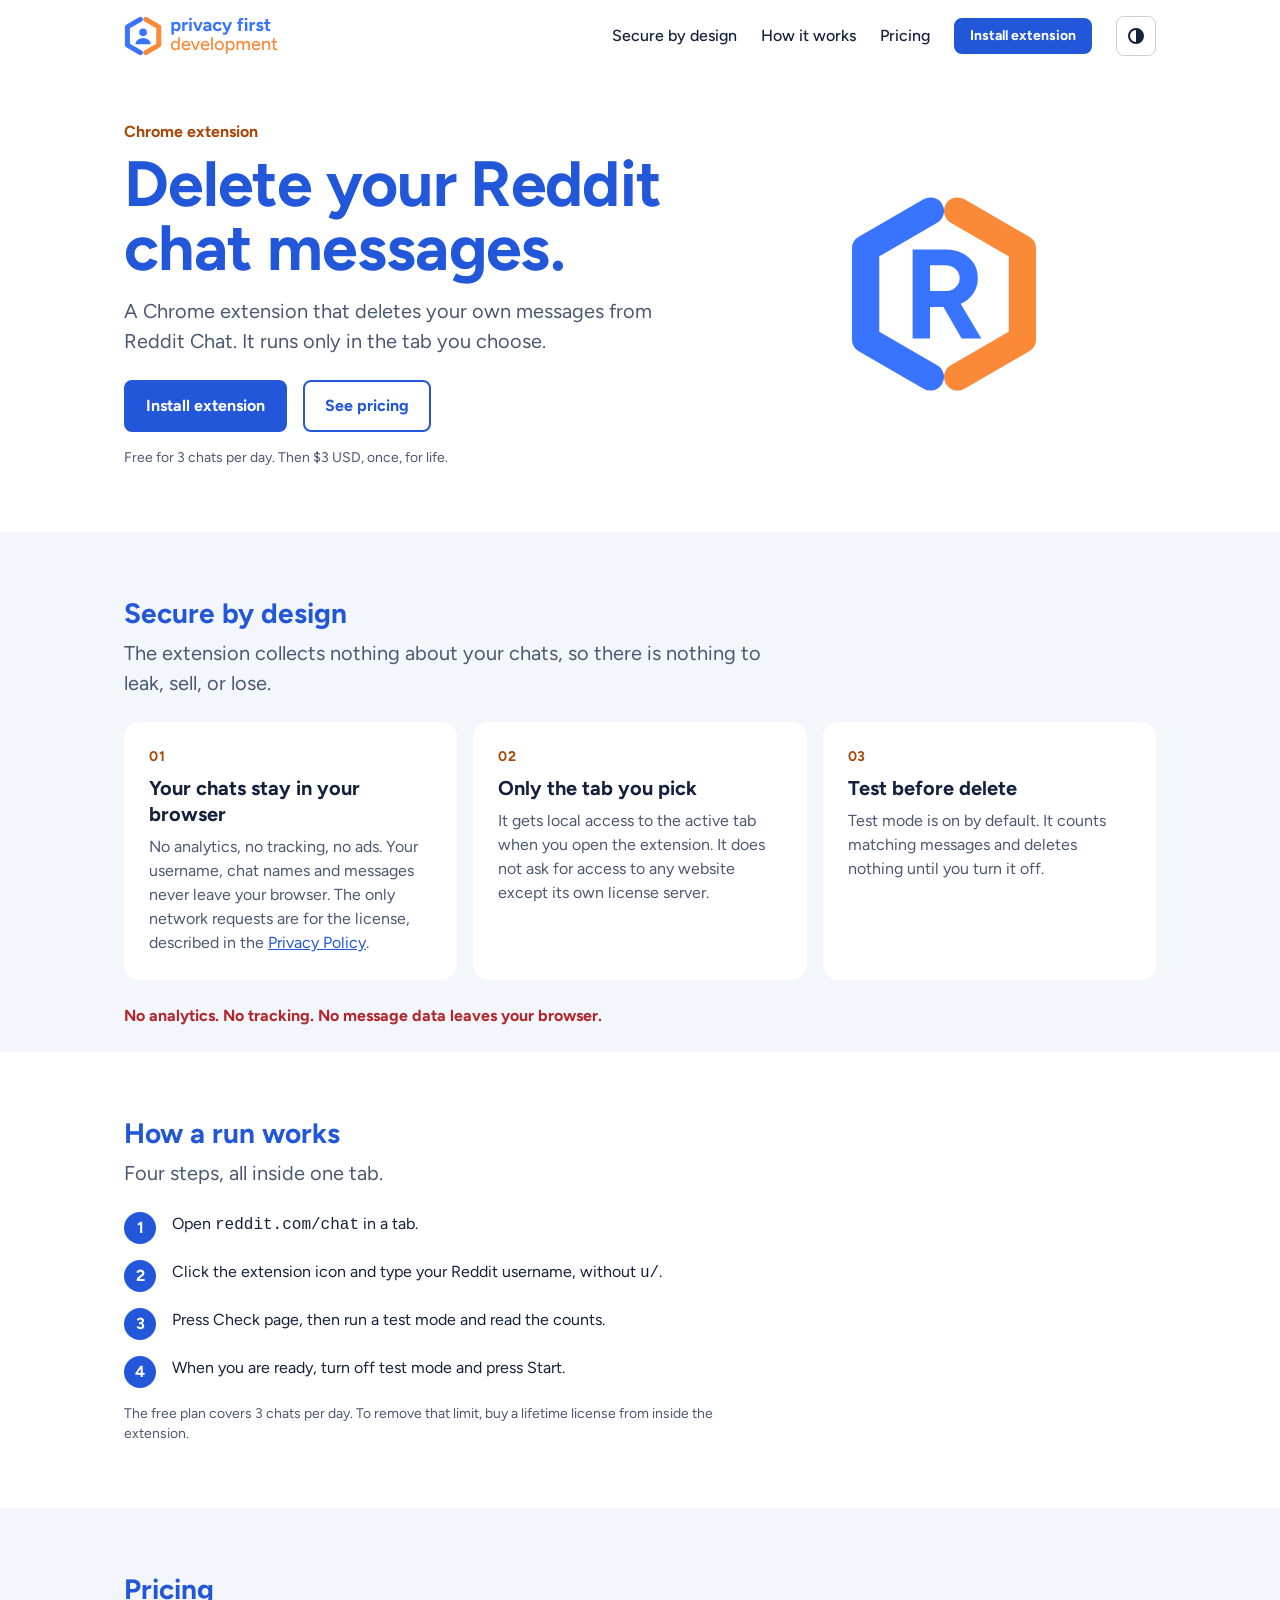
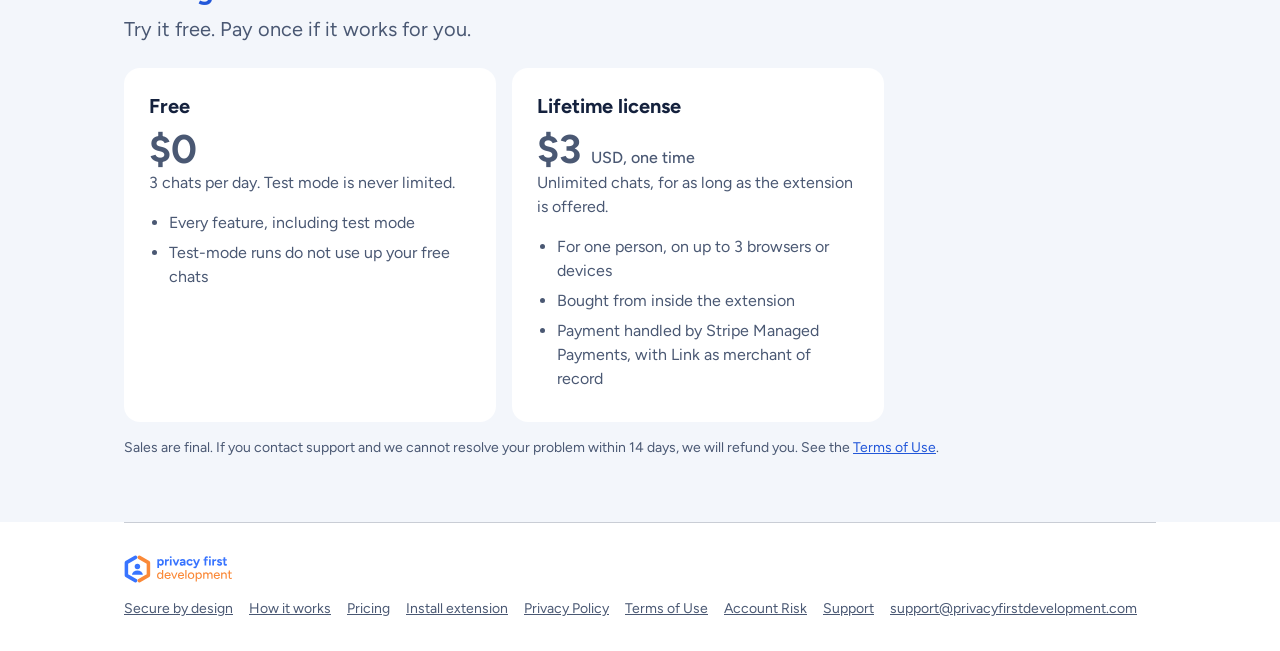
<file: index.html>
<!doctype html>
<html lang="en">
<head>
<meta charset="utf-8">
<meta name="viewport" content="width=device-width, initial-scale=1, viewport-fit=cover">
<title>Delete My Chat Messages · privacy first development</title>
<meta name="description" content="A Chrome extension that deletes your own messages from Reddit Chat. It runs in the tab you choose and counts before it deletes. Free for 3 chats a day, or $3 once for no limit.">
<link rel="icon" href="assets/icons/chrome-icon-r.svg" type="image/svg+xml">
<link rel="icon" href="assets/icons/chrome-icon-r-32.png" sizes="32x32" type="image/png">
<link rel="stylesheet" href="assets/fonts/figtree.css">
<style>
:root{
  --surface-100:#FFFFFF;--surface-200:#F3F6FB;--ink:#14213D;--ink-muted:#4A5873;
  --brand-blue:#2257D9;--brand-orange:#A8480A;--on-blue:#FFFFFF;
  --success:#1F6F3A;--danger:#B3262C;--on-danger:#FFFFFF;
  --warning-fill:#FFCA61;--ink-on-warning:#14213D;
  --space-2:8px;--space-4:16px;--space-6:24px;--space-8:32px;
  --radius-md:8px;--radius-lg:16px;
  --gutter:24px;
  --line:#C9CDD5;
  color-scheme:light;
}
@media (prefers-color-scheme:dark){:root:not([data-theme="light"]){
  --surface-100:#0F1B2D;--surface-200:#172640;--ink:#F3F6FB;--ink-muted:#B5C0D4;
  --brand-blue:#7AA2FF;--brand-orange:#FA8938;--on-blue:#0F1B2D;
  --success:#7CCF93;--danger:#FF7B80;--on-danger:#0F1B2D;--line:#414C5F;color-scheme:dark}}
:root[data-theme="dark"]{
  --surface-100:#0F1B2D;--surface-200:#172640;--ink:#F3F6FB;--ink-muted:#B5C0D4;
  --brand-blue:#7AA2FF;--brand-orange:#FA8938;--on-blue:#0F1B2D;
  --success:#7CCF93;--danger:#FF7B80;--on-danger:#0F1B2D;--line:#414C5F;color-scheme:dark}
*{box-sizing:border-box}
html{scroll-behavior:smooth;scroll-padding-top:24px}
body{margin:0;background:var(--surface-100);color:var(--ink);font:400 16px/24px Figtree,system-ui,-apple-system,sans-serif;
  padding-top:env(safe-area-inset-top,0px);padding-bottom:env(safe-area-inset-bottom,0px)}
a{color:var(--brand-blue)}
:focus-visible{outline:3px solid var(--brand-blue);outline-offset:3px;border-radius:var(--radius-md)}
img{display:block;max-width:100%}
.wrap{max-width:1080px;margin:0 auto;padding:0 var(--gutter)}
header{display:flex;align-items:center;justify-content:space-between;gap:var(--space-4);padding:var(--space-4) 0;flex-wrap:wrap}
header img{height:40px;width:auto}
nav{display:flex;align-items:center;gap:var(--space-6);flex-wrap:wrap}
nav a.l{color:var(--ink);text-decoration:none;font-weight:500}
nav a.l:hover{color:var(--brand-blue)}
.btn{display:inline-flex;align-items:center;justify-content:center;font:700 16px/24px Figtree,system-ui,sans-serif;padding:12px 20px;border-radius:var(--radius-md);border:2px solid var(--brand-blue);background:var(--brand-blue);color:var(--on-blue);text-decoration:none;cursor:pointer}
.btn.ghost{background:transparent;color:var(--brand-blue)}
.btn.sm{padding:6px 14px;font-size:14px;line-height:20px}
.btn.secondary{background:transparent;color:var(--ink);border-color:var(--ink-muted)}
.btn.danger{background:var(--danger);border-color:var(--danger);color:var(--on-danger)}
.theme{background:transparent;border:1px solid var(--line);color:var(--ink);border-radius:var(--radius-md);width:40px;height:40px;cursor:pointer;display:grid;place-items:center;padding:0}
.hero{display:grid;grid-template-columns:1.15fr .85fr;gap:var(--space-8);align-items:center;padding:48px 0 64px}
.eyebrow{color:var(--brand-orange);font-weight:700;margin:0 0 var(--space-2)}
h1{font-size:clamp(40px,6.4vw,64px);line-height:1;margin:0 0 var(--space-4);font-weight:700;color:var(--brand-blue);letter-spacing:-.01em}
h2{font-size:28px;line-height:34px;margin:0 0 var(--space-2);font-weight:700;color:var(--brand-blue)}
.lead{font-size:20px;line-height:30px;color:var(--ink-muted);max-width:34em;margin:0 0 var(--space-6)}
.row{display:flex;flex-wrap:wrap;gap:var(--space-4);align-items:center}
.note{color:var(--ink-muted);font-size:14px;line-height:20px;margin:var(--space-4) 0 0}
.panel{padding:var(--space-8);display:grid;place-items:center}
.panel img{width:min(200px,70%);height:auto}
.band{background:var(--surface-200);padding:64px 0}
.grid3{display:grid;grid-template-columns:repeat(3,1fr);gap:var(--space-4);margin-top:var(--space-6)}
.card{background:var(--surface-100);border:1px solid var(--line);border-radius:var(--radius-lg);padding:var(--space-6)}
.band .card{border-color:transparent}
.card h3{margin:0 0 var(--space-2);font-size:20px;line-height:26px}
.card p{margin:0;color:var(--ink-muted)}
.num{color:var(--brand-orange);font-weight:700;font-size:14px;line-height:20px;letter-spacing:.04em;text-transform:uppercase;margin-bottom:var(--space-2)}
section.split{padding:64px 0;display:grid;grid-template-columns:1fr 1fr;gap:var(--space-8);align-items:start}
.popup{background:var(--surface-200);border-radius:var(--radius-lg);padding:var(--space-4);max-width:380px}
.popup .top{display:flex;align-items:center;gap:var(--space-2);padding:4px 4px var(--space-4);font-weight:700}
.popup .top img{height:28px;width:auto}
.field{background:var(--surface-100);border-radius:var(--radius-md);padding:12px;margin-bottom:var(--space-2)}
.field label{display:block;font-weight:700;margin-bottom:6px}
input[type=text],input[type=number]{width:100%;font:400 16px/24px Figtree,system-ui,sans-serif;padding:10px 12px;border-radius:var(--radius-md);border:2px solid var(--ink-muted);background:var(--surface-100);color:var(--ink)}
.check{display:flex;gap:10px;align-items:flex-start;background:var(--surface-100);border-radius:var(--radius-md);padding:12px;margin-bottom:var(--space-2);font-size:16px;line-height:24px}
.check input{margin:3px 0 0;width:18px;height:18px;flex:none;accent-color:var(--brand-blue)}
.popup .row{margin-top:var(--space-4)}
.steps{list-style:none;margin:0;padding:0;counter-reset:s;display:grid;gap:var(--space-4)}
.steps li{counter-increment:s;display:grid;grid-template-columns:32px 1fr;gap:var(--space-4);align-items:start}
.steps li::before{content:counter(s);display:grid;place-items:center;width:32px;height:32px;border-radius:50%;background:var(--brand-blue);color:var(--on-blue);font-weight:700}
.minor{margin:var(--space-6) 0 0;padding:0;list-style:none;display:grid;gap:var(--space-2);color:var(--ink-muted);font-size:14px;line-height:20px}
.minor li::before{content:"\2013\00a0"}
.alert{border-radius:var(--radius-md);padding:var(--space-4);margin:0 0 var(--space-4);display:flex;gap:var(--space-2);align-items:flex-start;border:1px solid var(--line)}
.alert.warn{background:var(--warning-fill);color:var(--ink-on-warning);border-color:transparent}
.alert.warn ul{margin:0;padding-left:20px}
.alert.warn li{margin:0 0 6px}
.alert.warn li:last-child{margin-bottom:0}
.alert b{font-weight:700}
.safety{padding:64px 0;background:var(--surface-100)}
.grid2{display:grid;grid-template-columns:repeat(2,1fr);gap:var(--space-4);margin-top:var(--space-6);max-width:760px}
.price{font-size:40px;line-height:44px;font-weight:700;color:var(--ink);margin:0 0 var(--space-2)}
.price small{font-size:16px;line-height:24px;font-weight:500;color:var(--ink-muted)}
.card ul{margin:var(--space-4) 0 0;padding-left:20px;color:var(--ink-muted)}
.card li{margin:0 0 6px}
footer{border-top:1px solid var(--line);padding:var(--space-8) 0;color:var(--ink-muted);font-size:14px;line-height:20px;display:flex;justify-content:space-between;align-items:center;gap:var(--space-4);flex-wrap:wrap}
footer img{height:28px;width:auto}
footer .links{display:flex;gap:var(--space-4);flex-wrap:wrap}
footer a{color:var(--ink-muted)}
@media (max-width:820px){
  .hero,section.split{grid-template-columns:1fr}
  .grid3{grid-template-columns:1fr}
  nav a.l{display:none}
  .panel{order:-1;padding:var(--space-6)}
  .panel img{width:128px}
  .grid2{grid-template-columns:1fr}
}
@media (max-width:600px){
  :root{--gutter:16px}
  .hero{padding:32px 0 48px}
  .band,.safety,section.split{padding:48px 0}
  h2{font-size:24px;line-height:30px}
  .lead{font-size:18px;line-height:28px}
}
</style>
</head>
<body>
<div class="wrap">
<header>
  <a href="#top" aria-label="privacy first development, back to top"><img src="assets/logo/lockup.svg" alt="privacy first development" width="200" height="52"></a>
  <nav aria-label="Page">
    <a class="l" href="#keep">Secure by design</a>
    <a class="l" href="#how">How it works</a>
    <a class="l" href="#pricing">Pricing</a>
    <a class="btn sm" href="https://chromewebstore.google.com/detail/bmonfkcgmeobgnpnlgejgmfkfbdkdnfn?utm_source=item-share-cb">Install extension</a>
    <button class="theme" id="theme" type="button" aria-label="Switch colour theme" title="Switch colour theme"><svg width="18" height="18" viewBox="0 0 18 18" aria-hidden="true"><circle cx="9" cy="9" r="7" fill="none" stroke="currentColor" stroke-width="2"/><path d="M9 2a7 7 0 0 1 0 14Z" fill="currentColor"/></svg></button>
  </nav>
</header>

<main id="top">
<section class="hero">
  <div>
    <p class="eyebrow">Chrome extension</p>
    <h1>Delete your Reddit chat messages.</h1>
    <p class="lead">A Chrome extension that deletes your own messages from Reddit Chat. It runs only in the tab you choose.</p>
    <div class="row" id="get">
      <a class="btn" href="https://chromewebstore.google.com/detail/bmonfkcgmeobgnpnlgejgmfkfbdkdnfn?utm_source=item-share-cb">Install extension</a>
      <a class="btn ghost" href="#pricing">See pricing</a>
    </div>
    <p class="note">Free for 3 chats per day. Then $3 USD, once, for life.</p>
  </div>
  <div class="panel"><img src="assets/icons/chrome-icon-r.svg" alt="Delete My Chat Messages extension icon" width="128" height="128"></div>
</section>
</main>
</div>

<div class="band" id="keep" style="padding-bottom:0"><div class="wrap">
  <h2>Secure by design</h2>
  <p class="lead" style="margin-bottom:0">The extension collects nothing about your chats, so there is nothing to leak, sell, or lose.</p>
  <div class="grid3">
    <div class="card"><div class="num">01</div><h3>Your chats stay in your browser</h3><p>No analytics, no tracking, no ads. Your username, chat names and messages never leave your browser. The only network requests are for the license, described in the <a href="/privacy/">Privacy Policy</a>.</p></div>
    <div class="card"><div class="num">02</div><h3>Only the tab you pick</h3><p>It gets local access to the active tab when you open the extension. It does not ask for access to any website except its own license server.</p></div>
    <div class="card"><div class="num">03</div><h3>Test before delete</h3><p>Test mode is on by default. It counts matching messages and deletes nothing until you turn it off.</p></div>
  </div>
</div></div>

<div class="band" id="private" style="padding:24px 0"><div class="wrap">
<p style="margin:0;font-weight:700;color:var(--danger)">No analytics. No tracking. No message data leaves your browser.</p>
</div></div>

<div class="wrap">
<section class="split" id="how" style="grid-template-columns:1fr;max-width:640px">
  <div>
    <h2>How a run works</h2>
    <p class="lead">Four steps, all inside one tab.</p>
    <ol class="steps">
      <li><span>Open <code>reddit.com/chat</code> in a tab.</span></li>
      <li><span>Click the extension icon and type your Reddit username, without <code>u/</code>.</span></li>
      <li><span>Press Check page, then run a test mode and read the counts.</span></li>
      <li><span>When you are ready, turn off test mode and press Start.</span></li>
    </ol>
    <p class="note">The free plan covers 3 chats per day. To remove that limit, buy a lifetime license from inside the extension.</p>
  </div>
</section>
</div>

<div class="band" id="pricing"><div class="wrap">
  <h2>Pricing</h2>
  <p class="lead" style="margin-bottom:0">Try it free. Pay once if it works for you.</p>
  <div class="grid2">
    <div class="card">
      <h3>Free</h3>
      <p class="price">$0</p>
      <p>3 chats per day. Test mode is never limited.</p>
      <ul>
        <li>Every feature, including test mode</li>
        <li>Test-mode runs do not use up your free chats</li>
      </ul>
    </div>
    <div class="card">
      <h3>Lifetime license</h3>
      <p class="price">$3 <small>USD, one time</small></p>
      <p>Unlimited chats, for as long as the extension is offered.</p>
      <ul>
        <li>For one person, on up to 3 browsers or devices</li>
        <li>Bought from inside the extension</li>
        <li>Payment handled by Stripe Managed Payments, with Link as merchant of record</li>
      </ul>
    </div>
  </div>
  <p class="note">Sales are final. If you contact support and we cannot resolve your problem within 14 days, we will refund you. See the <a href="/terms/#license">Terms of Use</a>.</p>
</div></div>

<div class="wrap">
<footer>
  <img src="assets/logo/lockup.svg" alt="privacy first development">
  <div class="links">
    <a href="#keep">Secure by design</a>
    <a href="#how">How it works</a>
    <a href="#pricing">Pricing</a>
    <a href="https://chromewebstore.google.com/detail/bmonfkcgmeobgnpnlgejgmfkfbdkdnfn?utm_source=item-share-cb">Install extension</a>
    <a href="/privacy/">Privacy Policy</a>
    <a href="/terms/">Terms of Use</a>
    <a href="/account-risk/">Account Risk</a>
    <a href="/support/">Support</a>
    <a href="mailto:support@privacyfirstdevelopment.com">support@privacyfirstdevelopment.com</a>
  </div>
</footer>
</div>

<script>
(function(){
  var r=document.documentElement, t=document.getElementById('theme');
  try{var s=localStorage.getItem('pfd-theme'); if(s) r.setAttribute('data-theme',s);}catch(e){}
  t.addEventListener('click',function(){
    var d=r.getAttribute('data-theme')||(matchMedia('(prefers-color-scheme: dark)').matches?'dark':'light');
    var n=d==='dark'?'light':'dark';
    r.setAttribute('data-theme',n);
    try{localStorage.setItem('pfd-theme',n);}catch(e){}
  });
})();
</script>
</body>
</html>
</file>
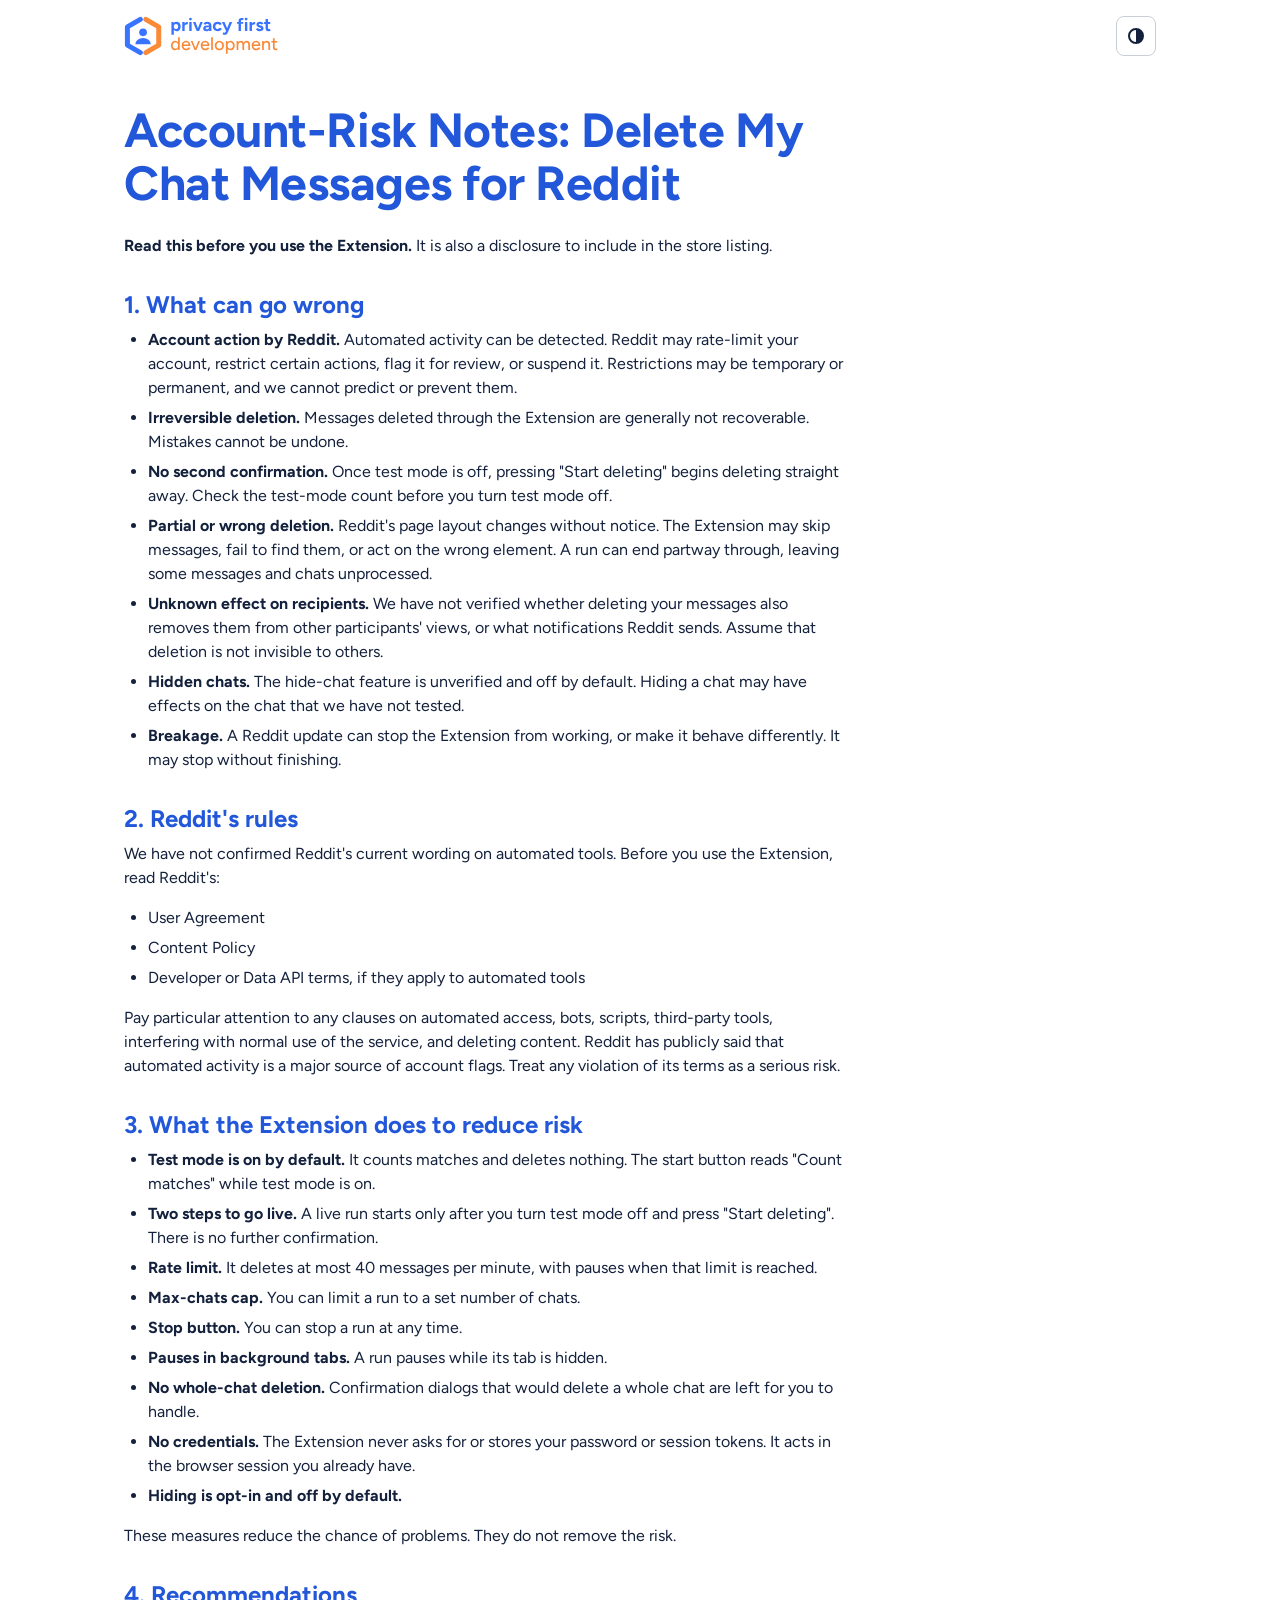
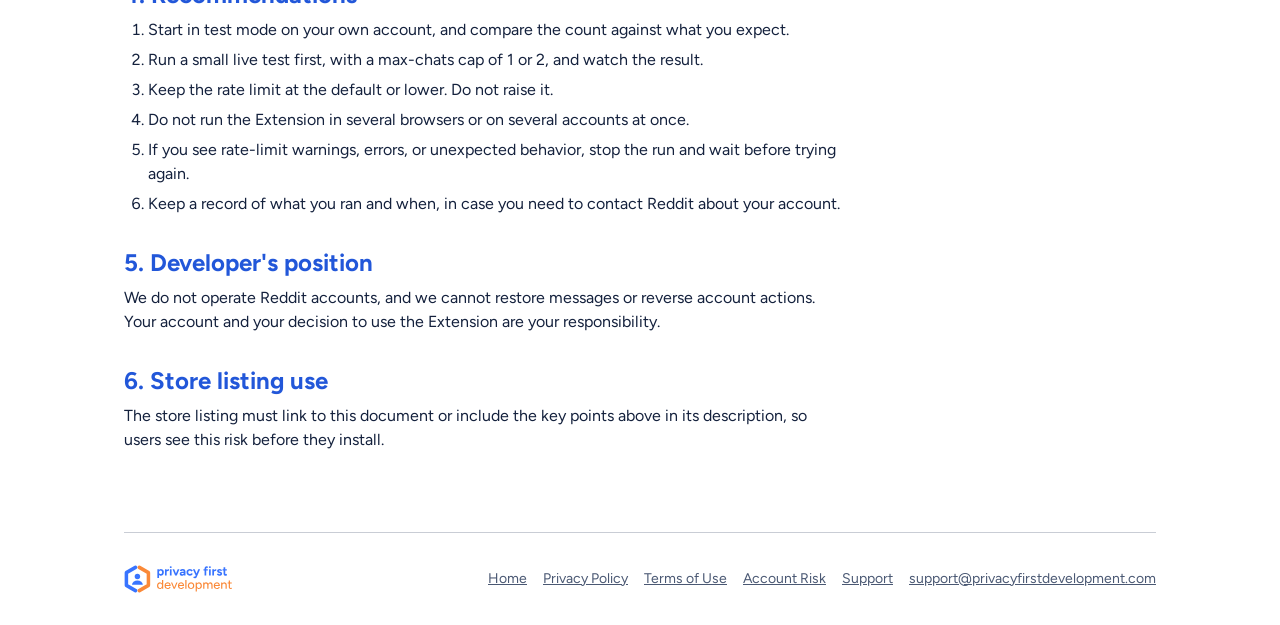
<file: account-risk/index.html>
<!doctype html>
<html lang="en">
<head>
<meta charset="utf-8">
<meta name="viewport" content="width=device-width, initial-scale=1, viewport-fit=cover">
<title>Account Risk · privacy first development</title>
<meta name="description" content="Risks to read before using the Delete My Chat Messages extension on your Reddit account.">
<link rel="canonical" href="https://www.privacyfirstdevelopment.com/account-risk/">
<link rel="icon" href="/assets/icons/chrome-icon-r.svg" type="image/svg+xml">
<link rel="icon" href="/assets/icons/chrome-icon-r-32.png" sizes="32x32" type="image/png">
<link rel="stylesheet" href="/assets/fonts/figtree.css">
<link rel="stylesheet" href="/assets/legal.css">
</head>
<body>
<div class="wrap">
<header>
  <a href="/" aria-label="privacy first development, home"><img src="/assets/logo/lockup.svg" alt="privacy first development" width="200" height="52"></a>
  <nav aria-label="Page">
    <button class="theme" id="theme" type="button" aria-label="Switch colour theme" title="Switch colour theme"><svg width="18" height="18" viewBox="0 0 18 18" aria-hidden="true"><circle cx="9" cy="9" r="7" fill="none" stroke="currentColor" stroke-width="2"/><path d="M9 2a7 7 0 0 1 0 14Z" fill="currentColor"/></svg></button>
  </nav>
</header>

<main class="doc">
<h1>Account-Risk Notes: Delete My Chat Messages for Reddit</h1>
<p><strong>Read this before you use the Extension.</strong> It is also a disclosure to include in the store listing.</p>
<h2>1. What can go wrong</h2>
<ul>
<li><strong>Account action by Reddit.</strong> Automated activity can be detected. Reddit may rate-limit your account, restrict certain actions, flag it for review, or suspend it. Restrictions may be temporary or permanent, and we cannot predict or prevent them.</li>
<li><strong>Irreversible deletion.</strong> Messages deleted through the Extension are generally not recoverable. Mistakes cannot be undone.</li>
<li><strong>No second confirmation.</strong> Once test mode is off, pressing "Start deleting" begins deleting straight away. Check the test-mode count before you turn test mode off.</li>
<li><strong>Partial or wrong deletion.</strong> Reddit's page layout changes without notice. The Extension may skip messages, fail to find them, or act on the wrong element. A run can end partway through, leaving some messages and chats unprocessed.</li>
<li><strong>Unknown effect on recipients.</strong> We have not verified whether deleting your messages also removes them from other participants' views, or what notifications Reddit sends. Assume that deletion is not invisible to others.</li>
<li><strong>Hidden chats.</strong> The hide-chat feature is unverified and off by default. Hiding a chat may have effects on the chat that we have not tested.</li>
<li><strong>Breakage.</strong> A Reddit update can stop the Extension from working, or make it behave differently. It may stop without finishing.</li>
</ul>
<h2>2. Reddit's rules</h2>
<p>We have not confirmed Reddit's current wording on automated tools. Before you use the Extension, read Reddit's:</p>
<ul>
<li>User Agreement</li>
<li>Content Policy</li>
<li>Developer or Data API terms, if they apply to automated tools</li>
</ul>
<p>Pay particular attention to any clauses on automated access, bots, scripts, third-party tools, interfering with normal use of the service, and deleting content. Reddit has publicly said that automated activity is a major source of account flags. Treat any violation of its terms as a serious risk.</p>
<h2>3. What the Extension does to reduce risk</h2>
<ul>
<li><strong>Test mode is on by default.</strong> It counts matches and deletes nothing. The start button reads "Count matches" while test mode is on.</li>
<li><strong>Two steps to go live.</strong> A live run starts only after you turn test mode off and press "Start deleting". There is no further confirmation.</li>
<li><strong>Rate limit.</strong> It deletes at most 40 messages per minute, with pauses when that limit is reached.</li>
<li><strong>Max-chats cap.</strong> You can limit a run to a set number of chats.</li>
<li><strong>Stop button.</strong> You can stop a run at any time.</li>
<li><strong>Pauses in background tabs.</strong> A run pauses while its tab is hidden.</li>
<li><strong>No whole-chat deletion.</strong> Confirmation dialogs that would delete a whole chat are left for you to handle.</li>
<li><strong>No credentials.</strong> The Extension never asks for or stores your password or session tokens. It acts in the browser session you already have.</li>
<li><strong>Hiding is opt-in and off by default.</strong></li>
</ul>
<p>These measures reduce the chance of problems. They do not remove the risk.</p>
<h2>4. Recommendations</h2>
<ol>
<li>Start in test mode on your own account, and compare the count against what you expect.</li>
<li>Run a small live test first, with a max-chats cap of 1 or 2, and watch the result.</li>
<li>Keep the rate limit at the default or lower. Do not raise it.</li>
<li>Do not run the Extension in several browsers or on several accounts at once.</li>
<li>If you see rate-limit warnings, errors, or unexpected behavior, stop the run and wait before trying again.</li>
<li>Keep a record of what you ran and when, in case you need to contact Reddit about your account.</li>
</ol>
<h2>5. Developer's position</h2>
<p>We do not operate Reddit accounts, and we cannot restore messages or reverse account actions. Your account and your decision to use the Extension are your responsibility.</p>
<h2>6. Store listing use</h2>
<p>The store listing must link to this document or include the key points above in its description, so users see this risk before they install.</p>
</main>

<footer>
  <img src="/assets/logo/lockup.svg" alt="privacy first development">
  <div class="links">
    <a href="/">Home</a>
    <a href="/privacy/">Privacy Policy</a>
    <a href="/terms/">Terms of Use</a>
    <a href="/account-risk/">Account Risk</a>
    <a href="/support/">Support</a>
    <a href="mailto:support@privacyfirstdevelopment.com">support@privacyfirstdevelopment.com</a>
  </div>
</footer>
</div>
<script src="/assets/theme.js"></script>
</body>
</html>
</file>
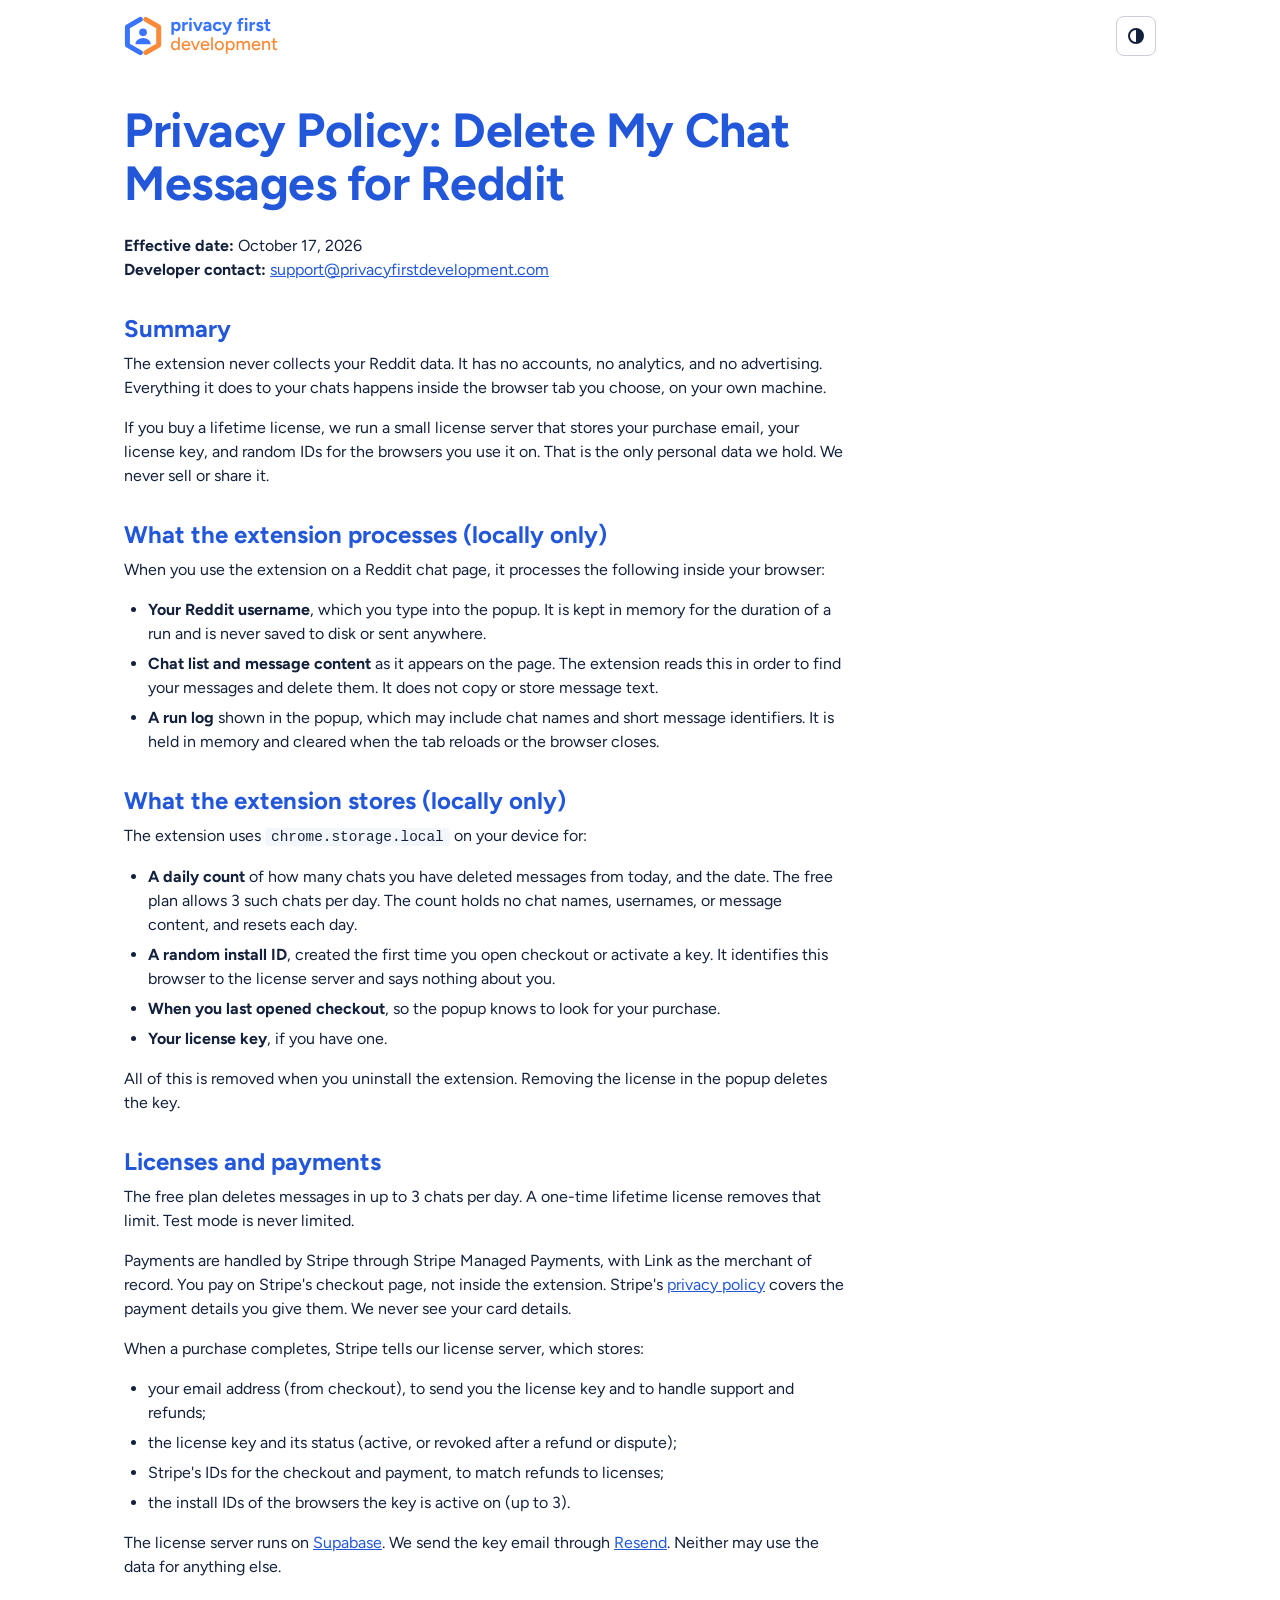
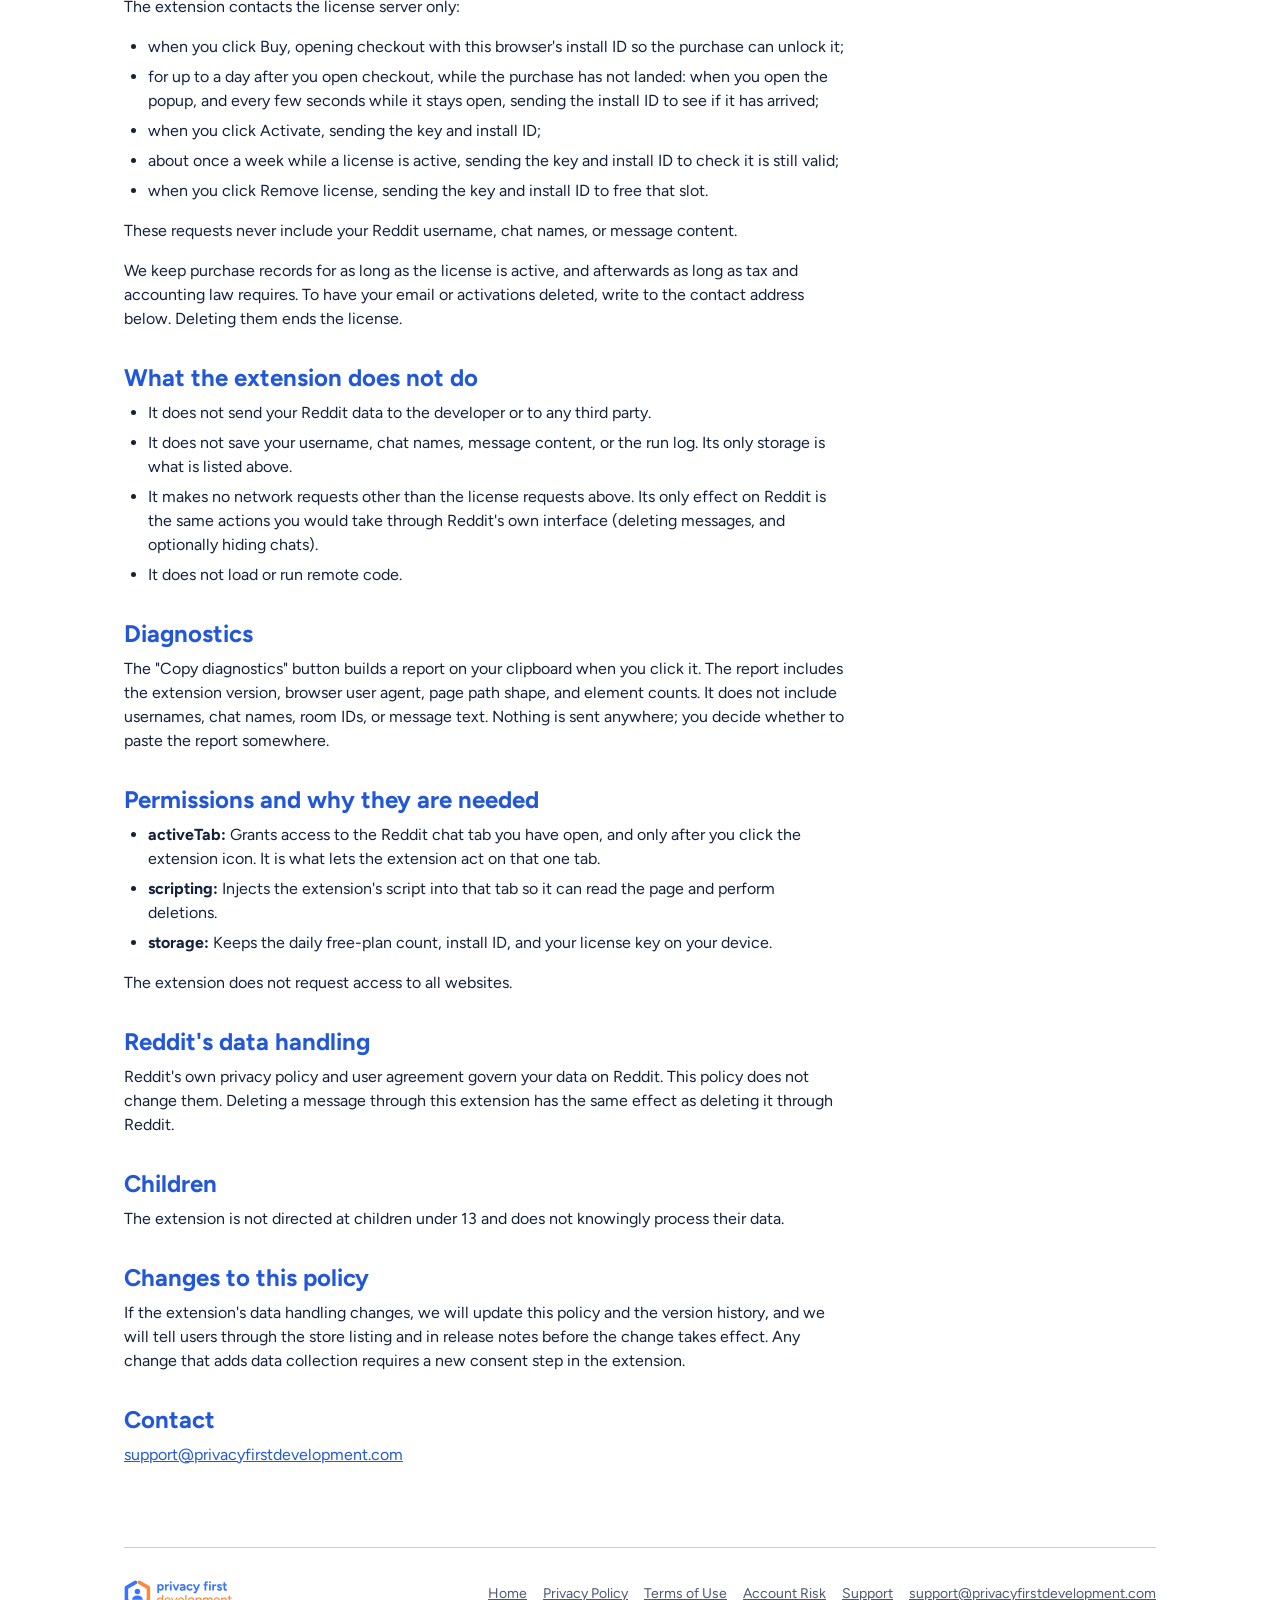
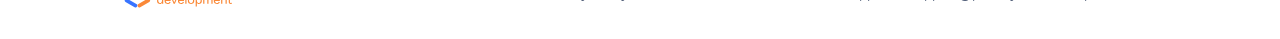
<file: privacy/index.html>
<!doctype html>
<html lang="en">
<head>
<meta charset="utf-8">
<meta name="viewport" content="width=device-width, initial-scale=1, viewport-fit=cover">
<title>Privacy Policy · privacy first development</title>
<meta name="description" content="How the Delete My Chat Messages extension handles data: your Reddit data never leaves your browser; only license requests are sent.">
<link rel="canonical" href="https://www.privacyfirstdevelopment.com/privacy/">
<link rel="icon" href="/assets/icons/chrome-icon-r.svg" type="image/svg+xml">
<link rel="icon" href="/assets/icons/chrome-icon-r-32.png" sizes="32x32" type="image/png">
<link rel="stylesheet" href="/assets/fonts/figtree.css">
<link rel="stylesheet" href="/assets/legal.css">
</head>
<body>
<div class="wrap">
<header>
  <a href="/" aria-label="privacy first development, home"><img src="/assets/logo/lockup.svg" alt="privacy first development" width="200" height="52"></a>
  <nav aria-label="Page">
    <button class="theme" id="theme" type="button" aria-label="Switch colour theme" title="Switch colour theme"><svg width="18" height="18" viewBox="0 0 18 18" aria-hidden="true"><circle cx="9" cy="9" r="7" fill="none" stroke="currentColor" stroke-width="2"/><path d="M9 2a7 7 0 0 1 0 14Z" fill="currentColor"/></svg></button>
  </nav>
</header>

<main class="doc">
<h1>Privacy Policy: Delete My Chat Messages for Reddit</h1>
<p><strong>Effective date:</strong> October 17, 2026<br>
<strong>Developer contact:</strong> <a href="mailto:support@privacyfirstdevelopment.com">support@privacyfirstdevelopment.com</a></p>
<h2>Summary</h2>
<p>The extension never collects your Reddit data. It has no accounts, no analytics, and no advertising. Everything it does to your chats happens inside the browser tab you choose, on your own machine.</p>
<p>If you buy a lifetime license, we run a small license server that stores your purchase email, your license key, and random IDs for the browsers you use it on. That is the only personal data we hold. We never sell or share it.</p>
<h2>What the extension processes (locally only)</h2>
<p>When you use the extension on a Reddit chat page, it processes the following inside your browser:</p>
<ul>
<li><strong>Your Reddit username</strong>, which you type into the popup. It is kept in memory for the duration of a run and is never saved to disk or sent anywhere.</li>
<li><strong>Chat list and message content</strong> as it appears on the page. The extension reads this in order to find your messages and delete them. It does not copy or store message text.</li>
<li><strong>A run log</strong> shown in the popup, which may include chat names and short message identifiers. It is held in memory and cleared when the tab reloads or the browser closes.</li>
</ul>
<h2>What the extension stores (locally only)</h2>
<p>The extension uses <code>chrome.storage.local</code> on your device for:</p>
<ul>
<li><strong>A daily count</strong> of how many chats you have deleted messages from today, and the date. The free plan allows 3 such chats per day. The count holds no chat names, usernames, or message content, and resets each day.</li>
<li><strong>A random install ID</strong>, created the first time you open checkout or activate a key. It identifies this browser to the license server and says nothing about you.</li>
<li><strong>When you last opened checkout</strong>, so the popup knows to look for your purchase.</li>
<li><strong>Your license key</strong>, if you have one.</li>
</ul>
<p>All of this is removed when you uninstall the extension. Removing the license in the popup deletes the key.</p>
<h2>Licenses and payments</h2>
<p>The free plan deletes messages in up to 3 chats per day. A one-time lifetime license removes that limit. Test mode is never limited.</p>
<p>Payments are handled by Stripe through Stripe Managed Payments, with Link as the merchant of record. You pay on Stripe's checkout page, not inside the extension. Stripe's <a href="https://stripe.com/privacy">privacy policy</a> covers the payment details you give them. We never see your card details.</p>
<p>When a purchase completes, Stripe tells our license server, which stores:</p>
<ul>
<li>your email address (from checkout), to send you the license key and to handle support and refunds;</li>
<li>the license key and its status (active, or revoked after a refund or dispute);</li>
<li>Stripe's IDs for the checkout and payment, to match refunds to licenses;</li>
<li>the install IDs of the browsers the key is active on (up to 3).</li>
</ul>
<p>The license server runs on <a href="https://supabase.com/privacy">Supabase</a>. We send the key email through <a href="https://resend.com/legal/privacy-policy">Resend</a>. Neither may use the data for anything else.</p>
<p>The extension contacts the license server only:</p>
<ul>
<li>when you click Buy, opening checkout with this browser's install ID so the purchase can unlock it;</li>
<li>for up to a day after you open checkout, while the purchase has not landed: when you open the popup, and every few seconds while it stays open, sending the install ID to see if it has arrived;</li>
<li>when you click Activate, sending the key and install ID;</li>
<li>about once a week while a license is active, sending the key and install ID to check it is still valid;</li>
<li>when you click Remove license, sending the key and install ID to free that slot.</li>
</ul>
<p>These requests never include your Reddit username, chat names, or message content.</p>
<p>We keep purchase records for as long as the license is active, and afterwards as long as tax and accounting law requires. To have your email or activations deleted, write to the contact address below. Deleting them ends the license.</p>
<h2>What the extension does not do</h2>
<ul>
<li>It does not send your Reddit data to the developer or to any third party.</li>
<li>It does not save your username, chat names, message content, or the run log. Its only storage is what is listed above.</li>
<li>It makes no network requests other than the license requests above. Its only effect on Reddit is the same actions you would take through Reddit's own interface (deleting messages, and optionally hiding chats).</li>
<li>It does not load or run remote code.</li>
</ul>
<h2>Diagnostics</h2>
<p>The "Copy diagnostics" button builds a report on your clipboard when you click it. The report includes the extension version, browser user agent, page path shape, and element counts. It does not include usernames, chat names, room IDs, or message text. Nothing is sent anywhere; you decide whether to paste the report somewhere.</p>
<h2>Permissions and why they are needed</h2>
<ul>
<li><strong>activeTab:</strong> Grants access to the Reddit chat tab you have open, and only after you click the extension icon. It is what lets the extension act on that one tab.</li>
<li><strong>scripting:</strong> Injects the extension's script into that tab so it can read the page and perform deletions.</li>
<li><strong>storage:</strong> Keeps the daily free-plan count, install ID, and your license key on your device.</li>
</ul>
<p>The extension does not request access to all websites.</p>
<h2>Reddit's data handling</h2>
<p>Reddit's own privacy policy and user agreement govern your data on Reddit. This policy does not change them. Deleting a message through this extension has the same effect as deleting it through Reddit.</p>
<h2>Children</h2>
<p>The extension is not directed at children under 13 and does not knowingly process their data.</p>
<h2>Changes to this policy</h2>
<p>If the extension's data handling changes, we will update this policy and the version history, and we will tell users through the store listing and in release notes before the change takes effect. Any change that adds data collection requires a new consent step in the extension.</p>
<h2>Contact</h2>
<p><a href="mailto:support@privacyfirstdevelopment.com">support@privacyfirstdevelopment.com</a></p>
</main>

<footer>
  <img src="/assets/logo/lockup.svg" alt="privacy first development">
  <div class="links">
    <a href="/">Home</a>
    <a href="/privacy/">Privacy Policy</a>
    <a href="/terms/">Terms of Use</a>
    <a href="/account-risk/">Account Risk</a>
    <a href="/support/">Support</a>
    <a href="mailto:support@privacyfirstdevelopment.com">support@privacyfirstdevelopment.com</a>
  </div>
</footer>
</div>
<script src="/assets/theme.js"></script>
</body>
</html>
</file>
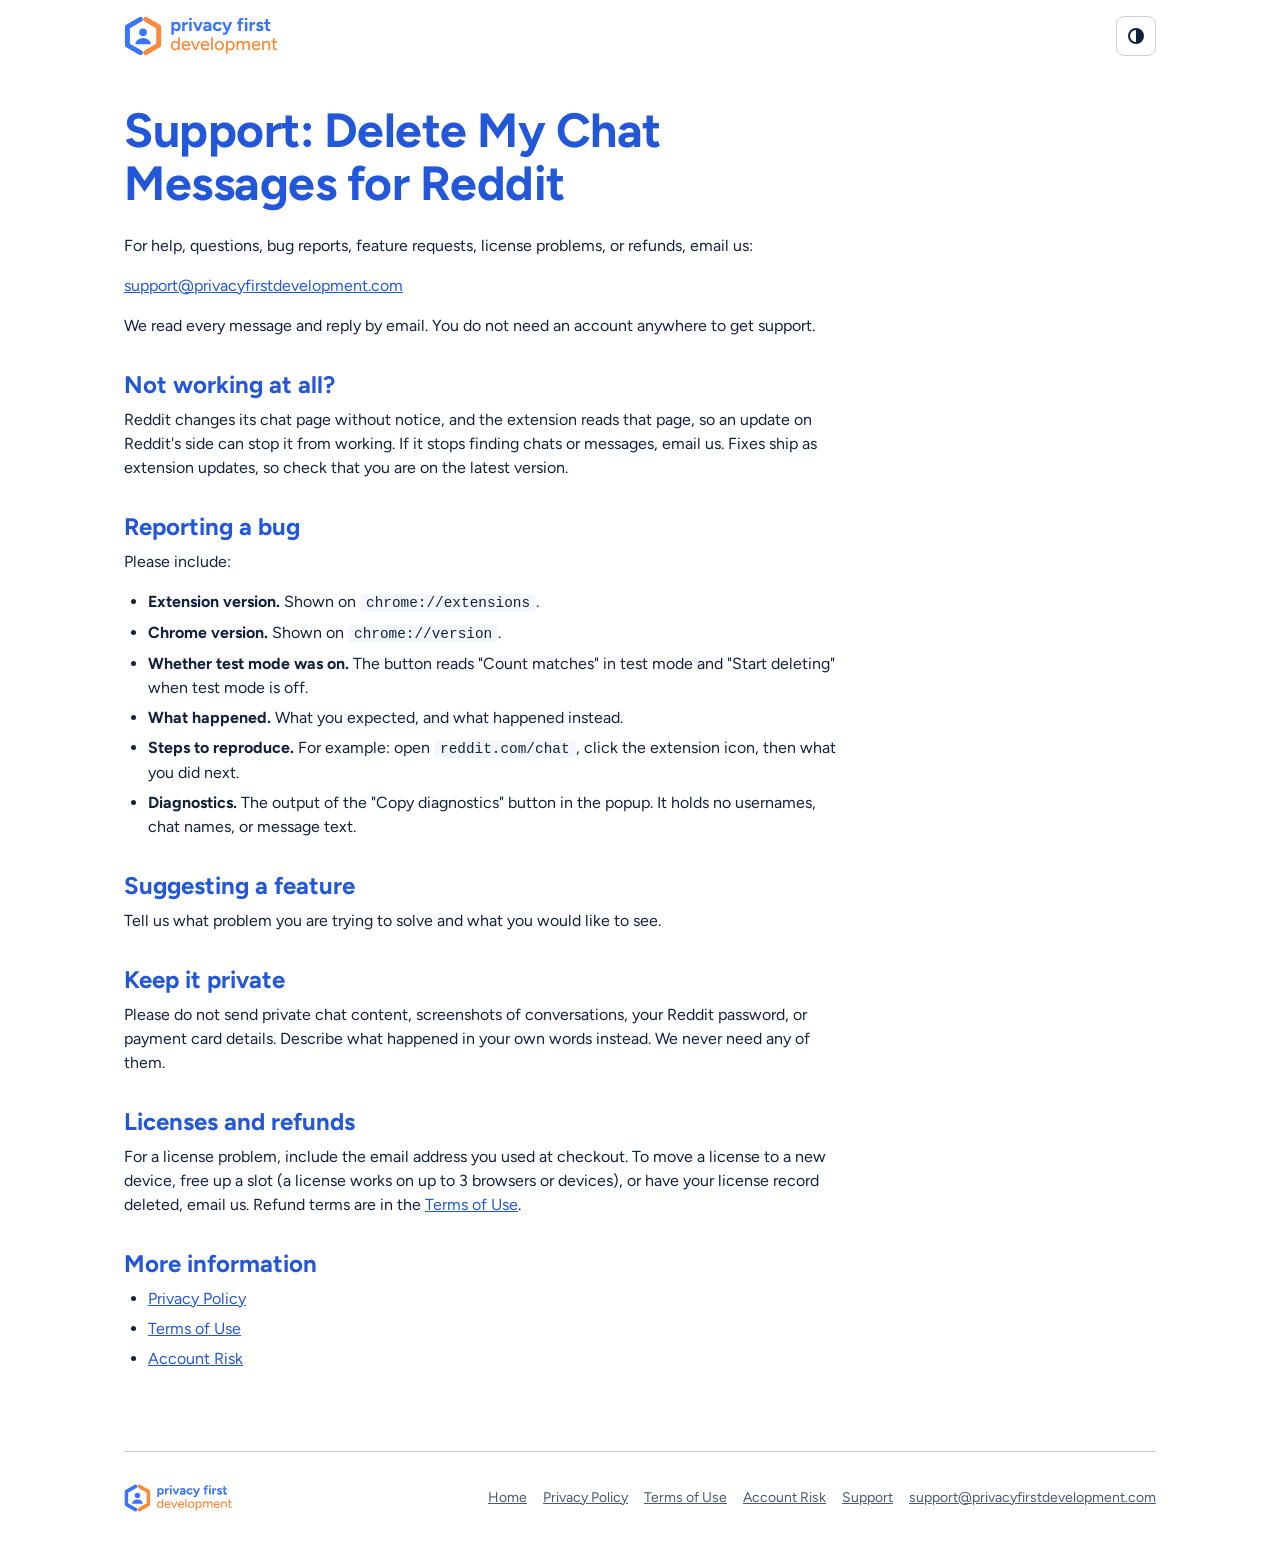
<file: support/index.html>
<!doctype html>
<html lang="en">
<head>
<meta charset="utf-8">
<meta name="viewport" content="width=device-width, initial-scale=1, viewport-fit=cover">
<title>Support · privacy first development</title>
<meta name="description" content="Get help with the Delete My Chat Messages extension for Reddit: bug reports, feature requests, license and refund questions. Email support@privacyfirstdevelopment.com.">
<link rel="canonical" href="https://www.privacyfirstdevelopment.com/support/">
<link rel="icon" href="/assets/icons/chrome-icon-r.svg" type="image/svg+xml">
<link rel="icon" href="/assets/icons/chrome-icon-r-32.png" sizes="32x32" type="image/png">
<link rel="stylesheet" href="/assets/fonts/figtree.css">
<link rel="stylesheet" href="/assets/legal.css">
</head>
<body>
<div class="wrap">
<header>
  <a href="/" aria-label="privacy first development, home"><img src="/assets/logo/lockup.svg" alt="privacy first development" width="200" height="52"></a>
  <nav aria-label="Page">
    <button class="theme" id="theme" type="button" aria-label="Switch colour theme" title="Switch colour theme"><svg width="18" height="18" viewBox="0 0 18 18" aria-hidden="true"><circle cx="9" cy="9" r="7" fill="none" stroke="currentColor" stroke-width="2"/><path d="M9 2a7 7 0 0 1 0 14Z" fill="currentColor"/></svg></button>
  </nav>
</header>

<main class="doc">
<h1>Support: Delete My Chat Messages for Reddit</h1>
<p>For help, questions, bug reports, feature requests, license problems, or refunds, email us:</p>
<p><a href="mailto:support@privacyfirstdevelopment.com">support@privacyfirstdevelopment.com</a></p>
<p>We read every message and reply by email. You do not need an account anywhere to get support.</p>
<h2>Not working at all?</h2>
<p>Reddit changes its chat page without notice, and the extension reads that page, so an update on Reddit's side can stop it from working. If it stops finding chats or messages, email us. Fixes ship as extension updates, so check that you are on the latest version.</p>
<h2>Reporting a bug</h2>
<p>Please include:</p>
<ul>
<li><strong>Extension version.</strong> Shown on <code>chrome://extensions</code>.</li>
<li><strong>Chrome version.</strong> Shown on <code>chrome://version</code>.</li>
<li><strong>Whether test mode was on.</strong> The button reads "Count matches" in test mode and "Start deleting" when test mode is off.</li>
<li><strong>What happened.</strong> What you expected, and what happened instead.</li>
<li><strong>Steps to reproduce.</strong> For example: open <code>reddit.com/chat</code>, click the extension icon, then what you did next.</li>
<li><strong>Diagnostics.</strong> The output of the "Copy diagnostics" button in the popup. It holds no usernames, chat names, or message text.</li>
</ul>
<h2>Suggesting a feature</h2>
<p>Tell us what problem you are trying to solve and what you would like to see.</p>
<h2>Keep it private</h2>
<p>Please do not send private chat content, screenshots of conversations, your Reddit password, or payment card details. Describe what happened in your own words instead. We never need any of them.</p>
<h2>Licenses and refunds</h2>
<p>For a license problem, include the email address you used at checkout. To move a license to a new device, free up a slot (a license works on up to 3 browsers or devices), or have your license record deleted, email us. Refund terms are in the <a href="/terms/#license">Terms of Use</a>.</p>
<h2>More information</h2>
<ul>
<li><a href="/privacy/">Privacy Policy</a></li>
<li><a href="/terms/">Terms of Use</a></li>
<li><a href="/account-risk/">Account Risk</a></li>
</ul>
</main>

<footer>
  <img src="/assets/logo/lockup.svg" alt="privacy first development">
  <div class="links">
    <a href="/">Home</a>
    <a href="/privacy/">Privacy Policy</a>
    <a href="/terms/">Terms of Use</a>
    <a href="/account-risk/">Account Risk</a>
    <a href="/support/">Support</a>
    <a href="mailto:support@privacyfirstdevelopment.com">support@privacyfirstdevelopment.com</a>
  </div>
</footer>
</div>
<script src="/assets/theme.js"></script>
</body>
</html>
</file>
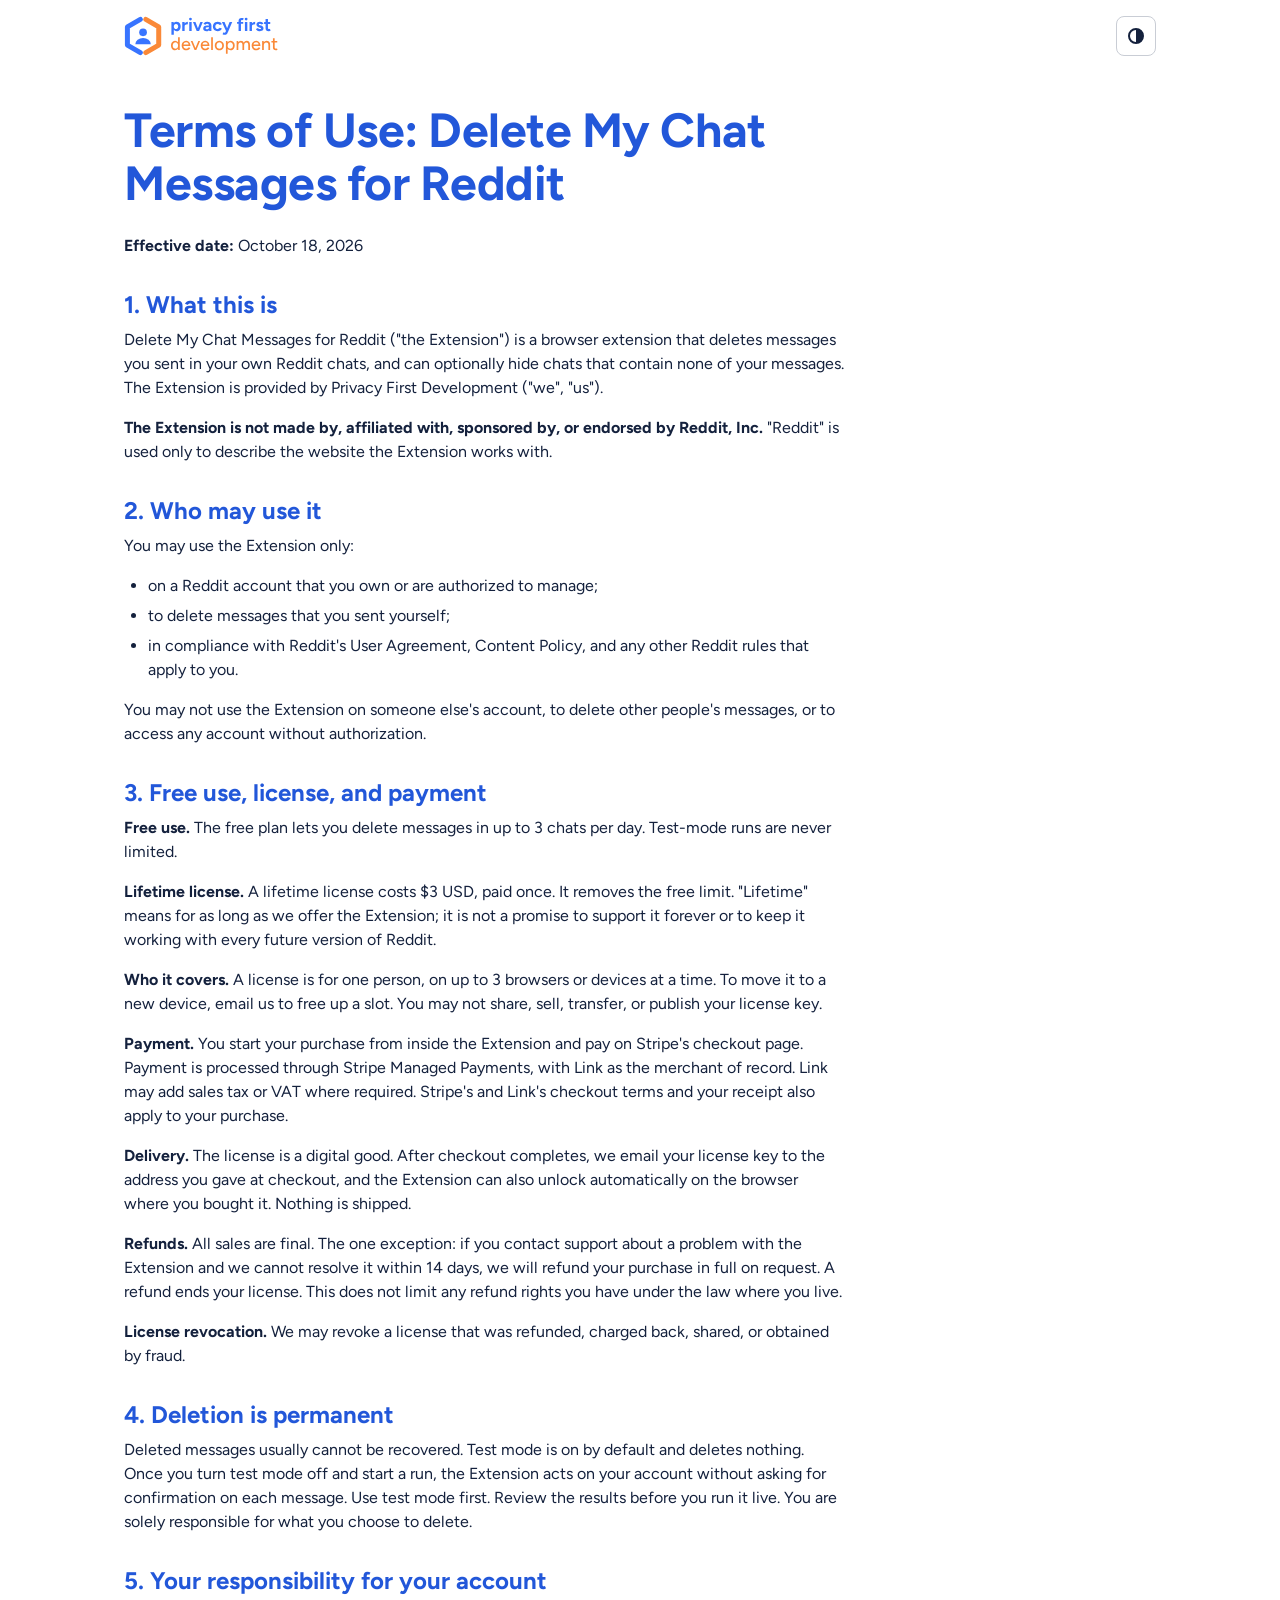
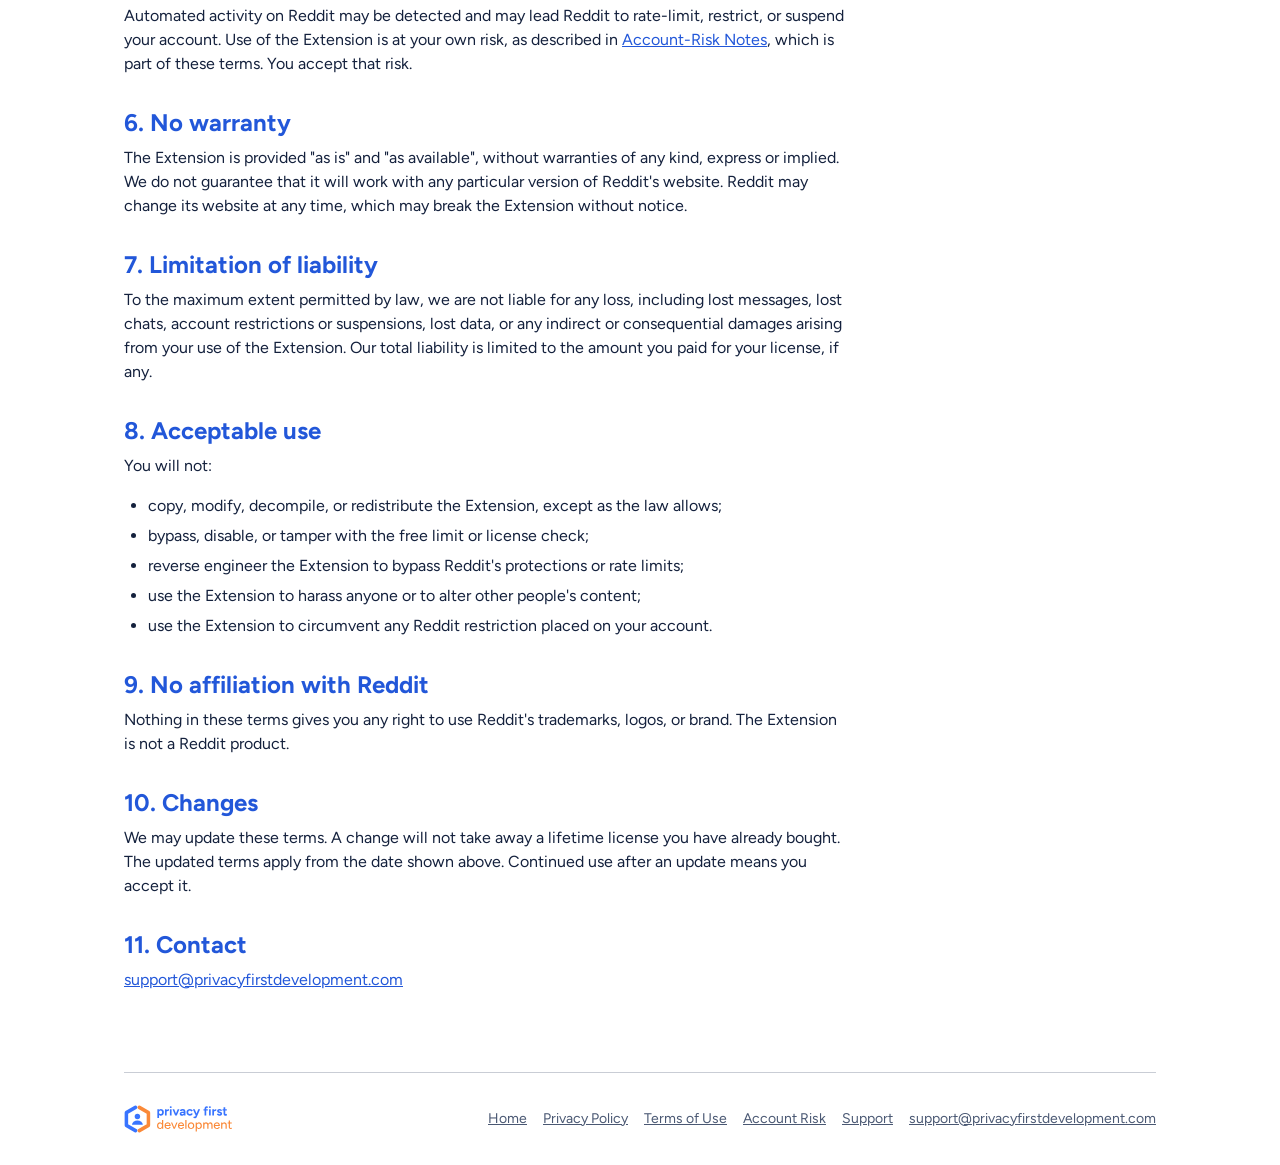
<file: terms/index.html>
<!doctype html>
<html lang="en">
<head>
<meta charset="utf-8">
<meta name="viewport" content="width=device-width, initial-scale=1, viewport-fit=cover">
<title>Terms of Use · privacy first development</title>
<meta name="description" content="Terms of Use for the Delete My Chat Messages extension for Reddit.">
<link rel="canonical" href="https://www.privacyfirstdevelopment.com/terms/">
<link rel="icon" href="/assets/icons/chrome-icon-r.svg" type="image/svg+xml">
<link rel="icon" href="/assets/icons/chrome-icon-r-32.png" sizes="32x32" type="image/png">
<link rel="stylesheet" href="/assets/fonts/figtree.css">
<link rel="stylesheet" href="/assets/legal.css">
</head>
<body>
<div class="wrap">
<header>
  <a href="/" aria-label="privacy first development, home"><img src="/assets/logo/lockup.svg" alt="privacy first development" width="200" height="52"></a>
  <nav aria-label="Page">
    <button class="theme" id="theme" type="button" aria-label="Switch colour theme" title="Switch colour theme"><svg width="18" height="18" viewBox="0 0 18 18" aria-hidden="true"><circle cx="9" cy="9" r="7" fill="none" stroke="currentColor" stroke-width="2"/><path d="M9 2a7 7 0 0 1 0 14Z" fill="currentColor"/></svg></button>
  </nav>
</header>

<main class="doc">
<h1>Terms of Use: Delete My Chat Messages for Reddit</h1>
<p><strong>Effective date:</strong> October 18, 2026</p>
<h2>1. What this is</h2>
<p>Delete My Chat Messages for Reddit ("the Extension") is a browser extension that deletes messages you sent in your own Reddit chats, and can optionally hide chats that contain none of your messages. The Extension is provided by Privacy First Development ("we", "us").</p>
<p><strong>The Extension is not made by, affiliated with, sponsored by, or endorsed by Reddit, Inc.</strong> "Reddit" is used only to describe the website the Extension works with.</p>
<h2>2. Who may use it</h2>
<p>You may use the Extension only:</p>
<ul>
<li>on a Reddit account that you own or are authorized to manage;</li>
<li>to delete messages that you sent yourself;</li>
<li>in compliance with Reddit's User Agreement, Content Policy, and any other Reddit rules that apply to you.</li>
</ul>
<p>You may not use the Extension on someone else's account, to delete other people's messages, or to access any account without authorization.</p>
<h2 id="license">3. Free use, license, and payment</h2>
<p><strong>Free use.</strong> The free plan lets you delete messages in up to 3 chats per day. Test-mode runs are never limited.</p>
<p><strong>Lifetime license.</strong> A lifetime license costs $3 USD, paid once. It removes the free limit. "Lifetime" means for as long as we offer the Extension; it is not a promise to support it forever or to keep it working with every future version of Reddit.</p>
<p><strong>Who it covers.</strong> A license is for one person, on up to 3 browsers or devices at a time. To move it to a new device, email us to free up a slot. You may not share, sell, transfer, or publish your license key.</p>
<p><strong>Payment.</strong> You start your purchase from inside the Extension and pay on Stripe's checkout page. Payment is processed through Stripe Managed Payments, with Link as the merchant of record. Link may add sales tax or VAT where required. Stripe's and Link's checkout terms and your receipt also apply to your purchase.</p>
<p><strong>Delivery.</strong> The license is a digital good. After checkout completes, we email your license key to the address you gave at checkout, and the Extension can also unlock automatically on the browser where you bought it. Nothing is shipped.</p>
<p><strong>Refunds.</strong> All sales are final. The one exception: if you contact support about a problem with the Extension and we cannot resolve it within 14 days, we will refund your purchase in full on request. A refund ends your license. This does not limit any refund rights you have under the law where you live.</p>
<p><strong>License revocation.</strong> We may revoke a license that was refunded, charged back, shared, or obtained by fraud.</p>
<h2>4. Deletion is permanent</h2>
<p>Deleted messages usually cannot be recovered. Test mode is on by default and deletes nothing. Once you turn test mode off and start a run, the Extension acts on your account without asking for confirmation on each message. Use test mode first. Review the results before you run it live. You are solely responsible for what you choose to delete.</p>
<h2>5. Your responsibility for your account</h2>
<p>Automated activity on Reddit may be detected and may lead Reddit to rate-limit, restrict, or suspend your account. Use of the Extension is at your own risk, as described in <a href="/account-risk/">Account-Risk Notes</a>, which is part of these terms. You accept that risk.</p>
<h2>6. No warranty</h2>
<p>The Extension is provided "as is" and "as available", without warranties of any kind, express or implied. We do not guarantee that it will work with any particular version of Reddit's website. Reddit may change its website at any time, which may break the Extension without notice.</p>
<h2>7. Limitation of liability</h2>
<p>To the maximum extent permitted by law, we are not liable for any loss, including lost messages, lost chats, account restrictions or suspensions, lost data, or any indirect or consequential damages arising from your use of the Extension. Our total liability is limited to the amount you paid for your license, if any.</p>
<h2>8. Acceptable use</h2>
<p>You will not:</p>
<ul>
<li>copy, modify, decompile, or redistribute the Extension, except as the law allows;</li>
<li>bypass, disable, or tamper with the free limit or license check;</li>
<li>reverse engineer the Extension to bypass Reddit's protections or rate limits;</li>
<li>use the Extension to harass anyone or to alter other people's content;</li>
<li>use the Extension to circumvent any Reddit restriction placed on your account.</li>
</ul>
<h2>9. No affiliation with Reddit</h2>
<p>Nothing in these terms gives you any right to use Reddit's trademarks, logos, or brand. The Extension is not a Reddit product.</p>
<h2>10. Changes</h2>
<p>We may update these terms. A change will not take away a lifetime license you have already bought. The updated terms apply from the date shown above. Continued use after an update means you accept it.</p>
<h2>11. Contact</h2>
<p><a href="mailto:support@privacyfirstdevelopment.com">support@privacyfirstdevelopment.com</a></p>
</main>

<footer>
  <img src="/assets/logo/lockup.svg" alt="privacy first development">
  <div class="links">
    <a href="/">Home</a>
    <a href="/privacy/">Privacy Policy</a>
    <a href="/terms/">Terms of Use</a>
    <a href="/account-risk/">Account Risk</a>
    <a href="/support/">Support</a>
    <a href="mailto:support@privacyfirstdevelopment.com">support@privacyfirstdevelopment.com</a>
  </div>
</footer>
</div>
<script src="/assets/theme.js"></script>
</body>
</html>
</file>
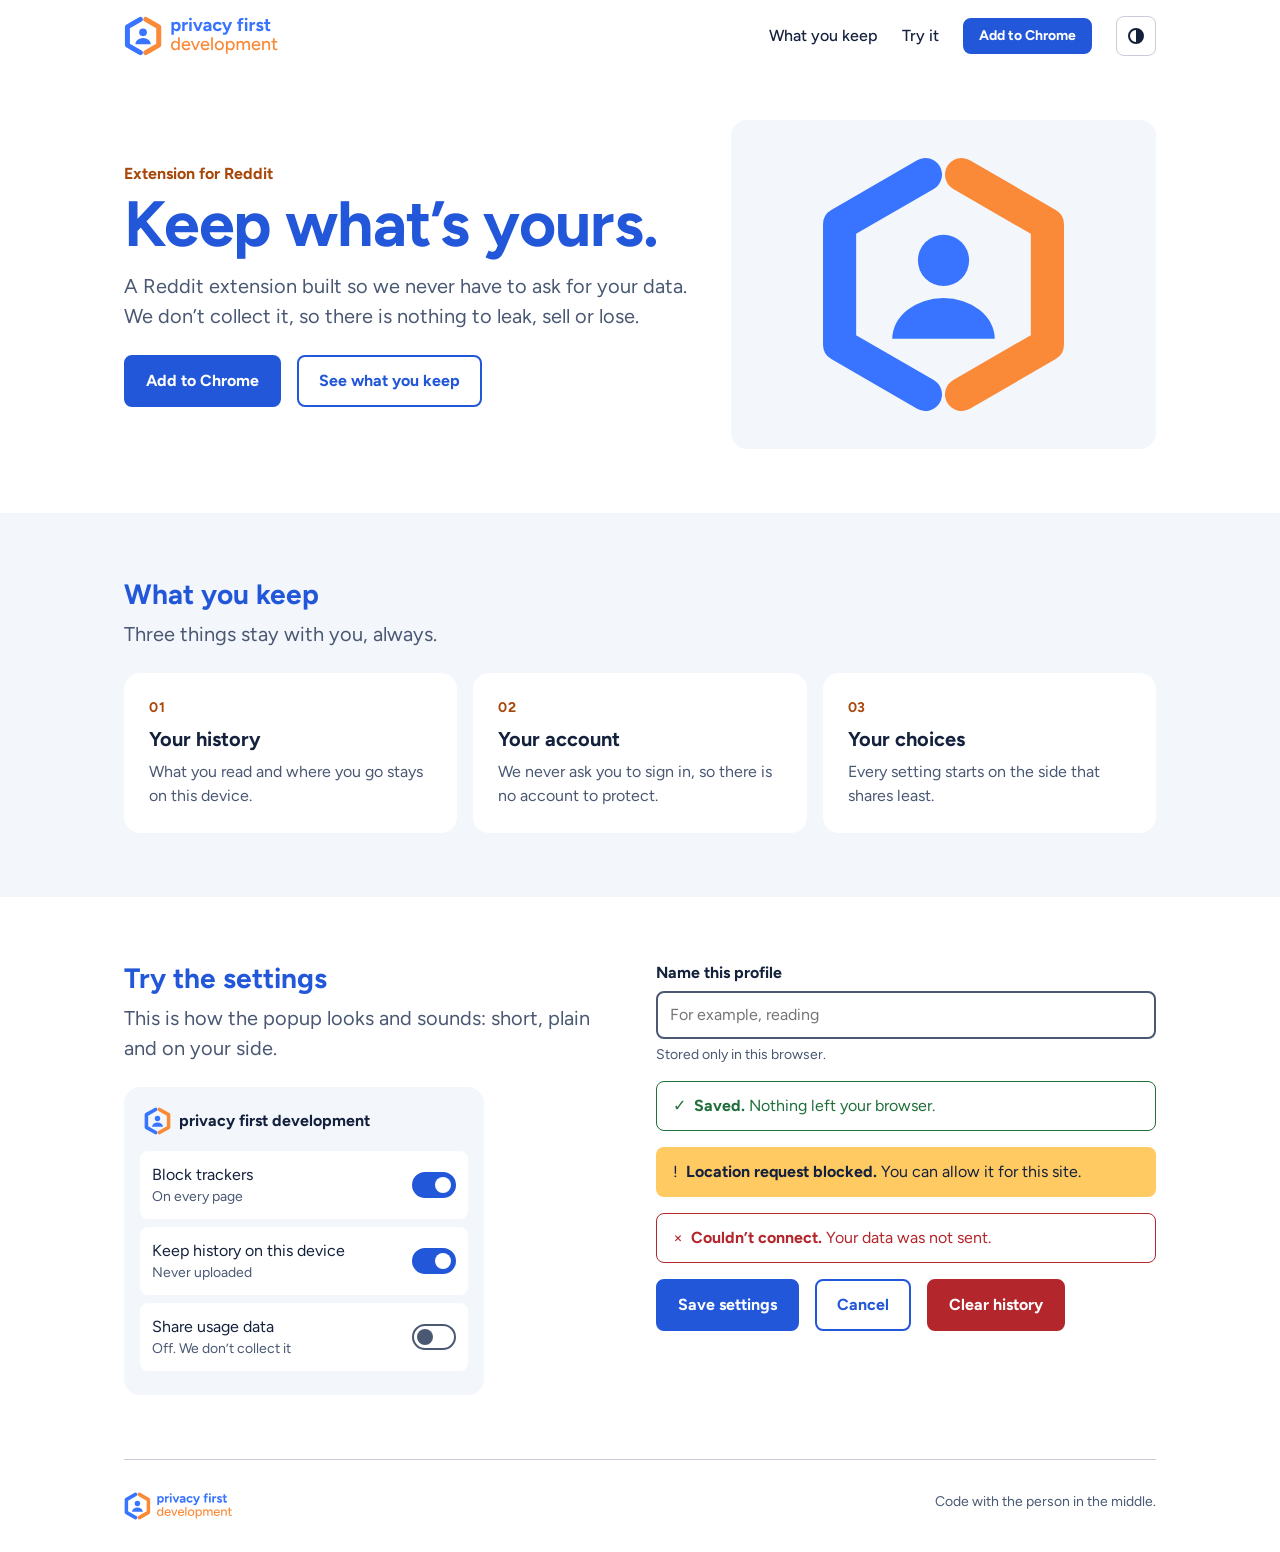
<file: design-system/examples/landing.html>
<!doctype html>
<html lang="en"><head><meta charset="utf-8">
<meta name="viewport" content="width=device-width, initial-scale=1, viewport-fit=cover">
<title>privacy first development</title>
<link rel="stylesheet" href="../../assets/fonts/figtree.css">
<style>
:root{--surface-100:#FFFFFF;--surface-200:#F3F6FB;--ink:#14213D;--ink-muted:#4A5873;--brand-blue:#2257D9;--brand-orange:#A8480A;--on-blue:#FFFFFF;--success:#1F6F3A;--danger:#B3262C;--on-danger:#FFFFFF;--warning-fill:#FFCA61;--ink-on-warning:#14213D;
--space-2:8px;--space-4:16px;--space-6:24px;--space-8:32px;--radius-md:8px;--radius-lg:16px;
--line:color-mix(in srgb,var(--ink-muted) 30%,transparent);color-scheme:light;
box-sizing:border-box;padding-top:env(safe-area-inset-top,0px);padding-bottom:env(safe-area-inset-bottom,0px)}
@media (prefers-color-scheme:dark){:root:not([data-theme="light"]){--surface-100:#0F1B2D;--surface-200:#172640;--ink:#F3F6FB;--ink-muted:#B5C0D4;--brand-blue:#7AA2FF;--brand-orange:#FA8938;--on-blue:#0F1B2D;--success:#7CCF93;--danger:#FF7B80;--on-danger:#0F1B2D;color-scheme:dark}}
:root[data-theme="dark"]{--surface-100:#0F1B2D;--surface-200:#172640;--ink:#F3F6FB;--ink-muted:#B5C0D4;--brand-blue:#7AA2FF;--brand-orange:#FA8938;--on-blue:#0F1B2D;--success:#7CCF93;--danger:#FF7B80;--on-danger:#0F1B2D;color-scheme:dark}
html{scroll-padding-top:env(safe-area-inset-top,0px)}
*{box-sizing:border-box}
body{margin:0;background:var(--surface-100);color:var(--ink);font:400 16px/24px Figtree,system-ui,-apple-system,sans-serif}
a{color:var(--brand-blue)}
:focus-visible{outline:3px solid var(--brand-blue);outline-offset:3px;border-radius:var(--radius-md)}
.wrap{max-width:1080px;margin:0 auto;padding:0 var(--space-6)}
header{display:flex;align-items:center;justify-content:space-between;gap:var(--space-4);padding:var(--space-4) 0}
header img{height:40px;width:auto;display:block}
nav{display:flex;align-items:center;gap:var(--space-6)}
nav a.l{color:var(--ink);text-decoration:none;font-weight:500}nav a.l:hover{color:var(--brand-blue)}
.btn{display:inline-flex;align-items:center;gap:var(--space-2);font:700 16px/24px Figtree,system-ui,sans-serif;padding:12px 20px;border-radius:var(--radius-md);border:2px solid var(--brand-blue);background:var(--brand-blue);color:var(--on-blue);text-decoration:none;cursor:pointer}
.btn.ghost{background:transparent;color:var(--brand-blue)}
.btn.sm{padding:6px 14px;font-size:14px;line-height:20px}
.btn.danger{background:var(--danger);border-color:var(--danger);color:var(--on-danger)}
.theme{background:transparent;border:1px solid var(--line);color:var(--ink);border-radius:var(--radius-md);width:40px;height:40px;cursor:pointer;display:grid;place-items:center;padding:0}
.hero{display:grid;grid-template-columns:1.15fr .85fr;gap:var(--space-8);align-items:center;padding:48px 0 64px}
.eyebrow{color:var(--brand-orange);font-weight:700;margin:0 0 var(--space-2)}
h1{font-size:clamp(40px,6.4vw,64px);line-height:.95;margin:0 0 var(--space-4);font-weight:700;color:var(--brand-blue);letter-spacing:-.01em}
h2{font-size:28px;line-height:34px;margin:0 0 var(--space-2);font-weight:700;color:var(--brand-blue)}
.lead{font-size:20px;line-height:30px;color:var(--ink-muted);max-width:34em;margin:0 0 var(--space-6)}
.row{display:flex;flex-wrap:wrap;gap:var(--space-4)}
.panel{background:var(--surface-200);border-radius:var(--radius-lg);padding:var(--space-8);display:grid;place-items:center}
.panel img{width:min(260px,70%);height:auto;display:block}
.band{background:var(--surface-200);padding:64px 0}
.grid3{display:grid;grid-template-columns:repeat(3,1fr);gap:var(--space-4);margin-top:var(--space-6)}
.card{background:var(--surface-100);border:1px solid var(--line);border-radius:var(--radius-lg);padding:var(--space-6)}
.band .card{border-color:transparent}
.card h3{margin:0 0 var(--space-2);font-size:20px;line-height:26px}
.card p{margin:0;color:var(--ink-muted)}
.num{color:var(--brand-orange);font-weight:700;font-size:14px;line-height:20px;letter-spacing:.04em;text-transform:uppercase;margin-bottom:var(--space-2)}
section.demo{padding:64px 0;display:grid;grid-template-columns:1fr 1fr;gap:var(--space-8);align-items:start}
.popup{background:var(--surface-200);border-radius:var(--radius-lg);padding:var(--space-4);max-width:360px}
.popup .top{display:flex;align-items:center;gap:var(--space-2);padding:4px 4px var(--space-4);font-weight:700}
.popup .top img{height:28px;width:auto}
.set{display:flex;align-items:center;justify-content:space-between;gap:var(--space-4);padding:12px;background:var(--surface-100);border-radius:var(--radius-md);margin-bottom:var(--space-2)}
.set small{display:block;color:var(--ink-muted);font-size:14px;line-height:20px}
.sw{flex:none;width:44px;height:26px;border-radius:13px;border:2px solid var(--ink-muted);background:transparent;position:relative;cursor:pointer;padding:0}
.sw::after{content:"";position:absolute;top:3px;left:3px;width:16px;height:16px;border-radius:50%;background:var(--ink-muted);transition:transform .15s}
.sw[aria-checked="true"]{background:var(--brand-blue);border-color:var(--brand-blue)}
.sw[aria-checked="true"]::after{background:var(--on-blue);transform:translateX(18px)}
.stack{display:grid;gap:var(--space-4)}
.alert{border-radius:var(--radius-md);padding:12px 16px;border:1px solid var(--line);display:flex;gap:var(--space-2);align-items:flex-start}
.alert.ok{color:var(--success);border-color:currentColor}
.alert.warn{background:var(--warning-fill);color:var(--ink-on-warning);border-color:transparent}
.alert.bad{color:var(--danger);border-color:currentColor}
.alert b{font-weight:700}
label{font-weight:700;display:block;margin-bottom:6px}
input[type=text]{width:100%;font:400 16px/24px Figtree,system-ui,sans-serif;padding:10px 12px;border-radius:var(--radius-md);border:2px solid var(--ink-muted);background:var(--surface-100);color:var(--ink)}
.hint{color:var(--ink-muted);font-size:14px;line-height:20px;margin:6px 0 0}
footer{border-top:1px solid var(--line);padding:var(--space-8) 0;color:var(--ink-muted);font-size:14px;line-height:20px;display:flex;justify-content:space-between;gap:var(--space-4);flex-wrap:wrap}
footer img{height:28px;width:auto;display:block}
@media (max-width:820px){.hero,section.demo{grid-template-columns:1fr}.grid3{grid-template-columns:1fr}nav a.l{display:none}.panel{order:-1;padding:var(--space-6)}.panel img{width:160px}}
</style></head><body>
<div class="wrap">
<header>
 <img src="[data-uri]" alt="privacy first development">
 <nav><a class="l" href="#keep">What you keep</a><a class="l" href="#try">Try it</a><a class="btn sm" href="#try">Add to Chrome</a>
 <button class="theme" id="theme" aria-label="Switch colour theme" title="Switch colour theme"><svg width="18" height="18" viewBox="0 0 18 18" aria-hidden="true"><circle cx="9" cy="9" r="7" fill="none" stroke="currentColor" stroke-width="2"/><path d="M9 2a7 7 0 0 1 0 14Z" fill="currentColor"/></svg></button></nav>
</header>
<main>
<section class="hero">
 <div>
  <p class="eyebrow">Extension for Reddit</p>
  <h1>Keep what&rsquo;s yours.</h1>
  <p class="lead">A Reddit extension built so we never have to ask for your data. We don&rsquo;t collect it, so there is nothing to leak, sell or lose.</p>
  <div class="row"><a class="btn" href="#try">Add to Chrome</a><a class="btn ghost" href="#keep">See what you keep</a></div>
 </div>
 <div class="panel"><img src="[data-uri]" alt=""></div>
</section>
</main>
</div>
<div class="band" id="keep"><div class="wrap">
 <h2>What you keep</h2>
 <p class="lead" style="margin-bottom:0">Three things stay with you, always.</p>
 <div class="grid3">
  <div class="card"><div class="num">01</div><h3>Your history</h3><p>What you read and where you go stays on this device.</p></div>
  <div class="card"><div class="num">02</div><h3>Your account</h3><p>We never ask you to sign in, so there is no account to protect.</p></div>
  <div class="card"><div class="num">03</div><h3>Your choices</h3><p>Every setting starts on the side that shares least.</p></div>
 </div>
</div></div>
<div class="wrap">
<section class="demo" id="try">
 <div>
  <h2>Try the settings</h2>
  <p class="lead">This is how the popup looks and sounds: short, plain and on your side.</p>
  <div class="popup">
   <div class="top"><img src="[data-uri]" alt=""><span>privacy first development</span></div>
   <div class="set"><div>Block trackers<small>On every page</small></div><button class="sw" role="switch" aria-checked="true" aria-label="Block trackers"></button></div>
   <div class="set"><div>Keep history on this device<small>Never uploaded</small></div><button class="sw" role="switch" aria-checked="true" aria-label="Keep history on this device"></button></div>
   <div class="set"><div>Share usage data<small>Off. We don&rsquo;t collect it</small></div><button class="sw" role="switch" aria-checked="false" aria-label="Share usage data"></button></div>
  </div>
 </div>
 <div class="stack">
  <div><label for="n">Name this profile</label><input id="n" type="text" placeholder="For example, reading"><p class="hint">Stored only in this browser.</p></div>
  <div class="alert ok" role="status"><span aria-hidden="true">&#10003;</span><span><b>Saved.</b> Nothing left your browser.</span></div>
  <div class="alert warn" role="status"><span aria-hidden="true">!</span><span><b>Location request blocked.</b> You can allow it for this site.</span></div>
  <div class="alert bad" role="alert"><span aria-hidden="true">&times;</span><span><b>Couldn&rsquo;t connect.</b> Your data was not sent.</span></div>
  <div class="row"><button class="btn">Save settings</button><button class="btn ghost">Cancel</button><button class="btn danger">Clear history</button></div>
 </div>
</section>
<footer><img src="[data-uri]" alt="privacy first development"><span>Code with the person in the middle.</span></footer>
</div>
<script>
document.querySelectorAll('.sw').forEach(function(b){b.addEventListener('click',function(){b.setAttribute('aria-checked',b.getAttribute('aria-checked')==='true'?'false':'true')})});
(function(){var r=document.documentElement,t=document.getElementById('theme');
try{var s=localStorage.getItem('pfd-theme');if(s)r.setAttribute('data-theme',s)}catch(e){}
t.addEventListener('click',function(){var d=r.getAttribute('data-theme')||(matchMedia('(prefers-color-scheme: dark)').matches?'dark':'light');var n=d==='dark'?'light':'dark';r.setAttribute('data-theme',n);try{localStorage.setItem('pfd-theme',n)}catch(e){}})})();
</script>
</body></html>
</file>
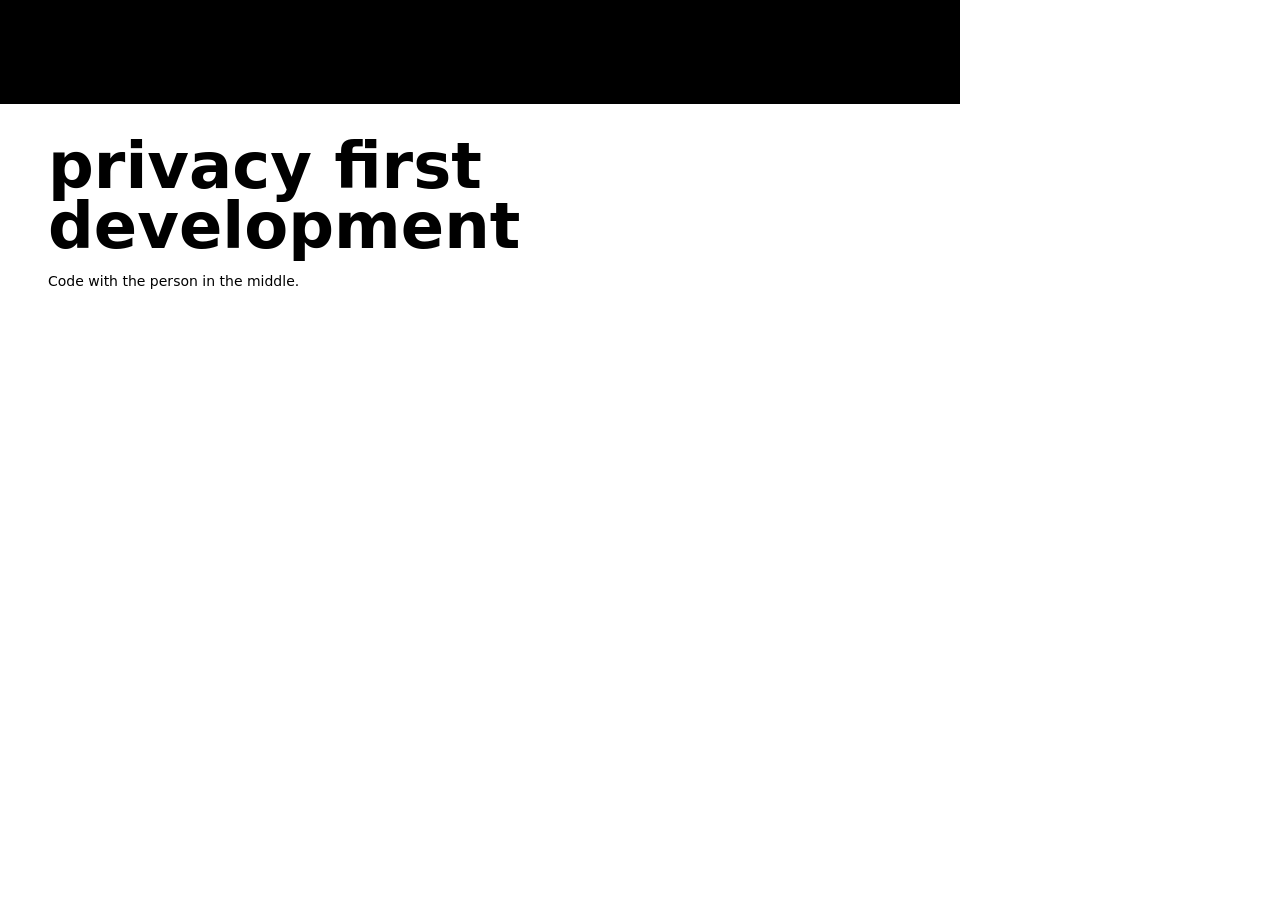
<file: design-system/components/Cover/preview.html>
<!-- @dsCard height=320 -->
<!doctype html><html><head><meta charset="utf-8"><link rel="stylesheet" href="../../../assets/fonts/figtree.css"><style>
html,body{margin:0}body{background:var(--surface-100);font-family:var(--font-sans,system-ui,sans-serif)}
svg{display:block;width:960px;height:320px}
.b{fill:var(--logo-blue)}.o{fill:var(--logo-orange)}.k{fill:var(--ink)}.m{fill:var(--ink-muted)}
.chev{fill:none;stroke:var(--surface-100);stroke-width:6;stroke-linecap:round;stroke-linejoin:round}
.name{font-size:64px;font-weight:700;fill:var(--ink)}.tag{font-size:14px;fill:var(--ink-muted)}
</style></head><body>
<svg viewBox="0 0 960 320" xmlns="http://www.w3.org/2000/svg">
<!-- blocks: logo-blue 420x104, logo-orange 220x104, ink 140x104, ink-muted 180x104 in a top band; unequal widths.
     arrangement: full-width strip across the top (horizontal-strip skeleton) because the name is wider than 440px at 64px.
     pattern: literal motif, chevrons turning from "<" to ">" at the centre, echoing the code brackets in the mark; cut out of the blocks in the ground colour.
     steps: 8px grid, band 104px, chevron pitch 36px, name 64px two lines, tagline 14px. -->
<rect class="b" x="0" y="0" width="420" height="104"/><rect class="o" x="420" y="0" width="220" height="104"/><rect class="k" x="640" y="0" width="140" height="104"/><rect class="m" x="780" y="0" width="180" height="104"/>
<path class="chev" d="M26 40 L18 52 L26 64"/><path class="chev" d="M62 40 L54 52 L62 64"/><path class="chev" d="M98 40 L90 52 L98 64"/><path class="chev" d="M134 40 L126 52 L134 64"/><path class="chev" d="M170 40 L162 52 L170 64"/><path class="chev" d="M206 40 L198 52 L206 64"/><path class="chev" d="M242 40 L234 52 L242 64"/><path class="chev" d="M278 40 L270 52 L278 64"/><path class="chev" d="M314 40 L306 52 L314 64"/><path class="chev" d="M350 40 L342 52 L350 64"/><path class="chev" d="M386 40 L378 52 L386 64"/><path class="chev" d="M422 40 L414 52 L422 64"/><path class="chev" d="M458 40 L450 52 L458 64"/><path class="chev" d="M486 40 L494 52 L486 64"/><path class="chev" d="M522 40 L530 52 L522 64"/><path class="chev" d="M558 40 L566 52 L558 64"/><path class="chev" d="M594 40 L602 52 L594 64"/><path class="chev" d="M630 40 L638 52 L630 64"/><path class="chev" d="M666 40 L674 52 L666 64"/><path class="chev" d="M702 40 L710 52 L702 64"/><path class="chev" d="M738 40 L746 52 L738 64"/><path class="chev" d="M774 40 L782 52 L774 64"/><path class="chev" d="M810 40 L818 52 L810 64"/><path class="chev" d="M846 40 L854 52 L846 64"/><path class="chev" d="M882 40 L890 52 L882 64"/><path class="chev" d="M918 40 L926 52 L918 64"/>
<text class="name" x="48" y="188">privacy first</text><text class="name" x="48" y="248">development</text>
<text class="tag" x="48" y="286">Code with the person in the middle.</text>
</svg></body></html>
</file>
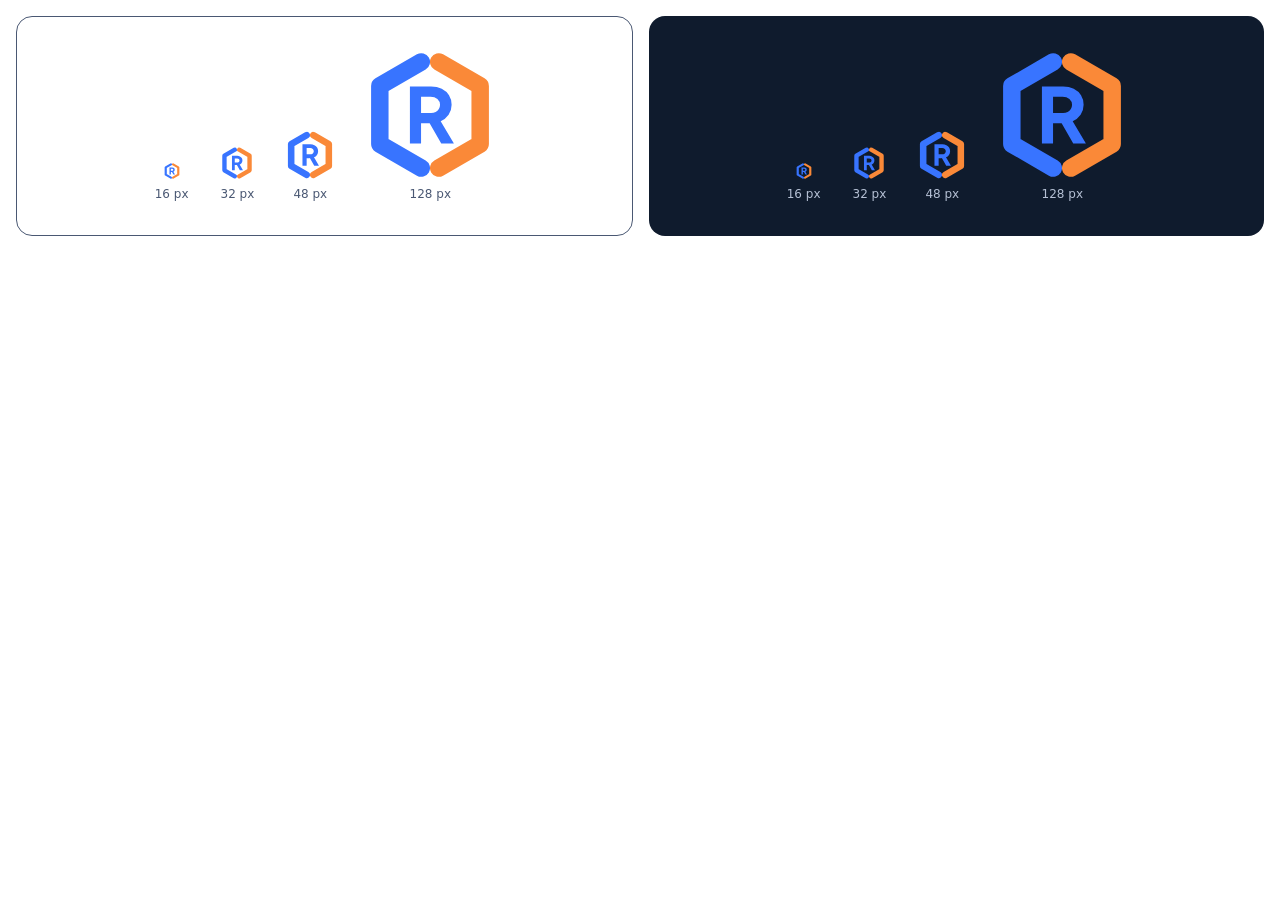
<file: design-system/components/ExtensionIcon/preview.html>
<!-- @dsCard group="Logos" height=240 subtitle="Chrome extension icon at manifest sizes" -->
<!doctype html><html><head><meta charset="utf-8"><style>html,body{margin:0}body{font-family:Figtree,system-ui,sans-serif;color:var(--ink,#14213D);background:var(--surface-100,#fff);padding:16px;box-sizing:border-box}.row{display:flex;gap:16px}.tile{flex:1;border-radius:var(--radius-lg,16px);display:flex;align-items:center;justify-content:center;gap:32px;height:220px;padding:24px;box-sizing:border-box}.light{background:#fff;border:1px solid #4A5873}.dark{background:#0F1B2D}.cap{font-size:12px;color:#4A5873;text-align:center;margin-top:8px}.dark .cap{color:#B5C0D4}img{display:block}</style></head><body><div class="row"><div class="tile light"><figure style="margin:0;text-align:center"><div style="height:128px;display:flex;align-items:flex-end;justify-content:center"><img src="[data-uri]" width="16" height="16" alt=""></div><div class="cap">16 px</div></figure><figure style="margin:0;text-align:center"><div style="height:128px;display:flex;align-items:flex-end;justify-content:center"><img src="[data-uri]" width="32" height="32" alt=""></div><div class="cap">32 px</div></figure><figure style="margin:0;text-align:center"><div style="height:128px;display:flex;align-items:flex-end;justify-content:center"><img src="[data-uri]" width="48" height="48" alt=""></div><div class="cap">48 px</div></figure><figure style="margin:0;text-align:center"><div style="height:128px;display:flex;align-items:flex-end;justify-content:center"><img src="[data-uri]" width="128" height="128" alt=""></div><div class="cap">128 px</div></figure></div><div class="tile dark"><figure style="margin:0;text-align:center"><div style="height:128px;display:flex;align-items:flex-end;justify-content:center"><img src="[data-uri]" width="16" height="16" alt=""></div><div class="cap">16 px</div></figure><figure style="margin:0;text-align:center"><div style="height:128px;display:flex;align-items:flex-end;justify-content:center"><img src="[data-uri]" width="32" height="32" alt=""></div><div class="cap">32 px</div></figure><figure style="margin:0;text-align:center"><div style="height:128px;display:flex;align-items:flex-end;justify-content:center"><img src="[data-uri]" width="48" height="48" alt=""></div><div class="cap">48 px</div></figure><figure style="margin:0;text-align:center"><div style="height:128px;display:flex;align-items:flex-end;justify-content:center"><img src="[data-uri]" width="128" height="128" alt=""></div><div class="cap">128 px</div></figure></div></div></body></html>
</file>
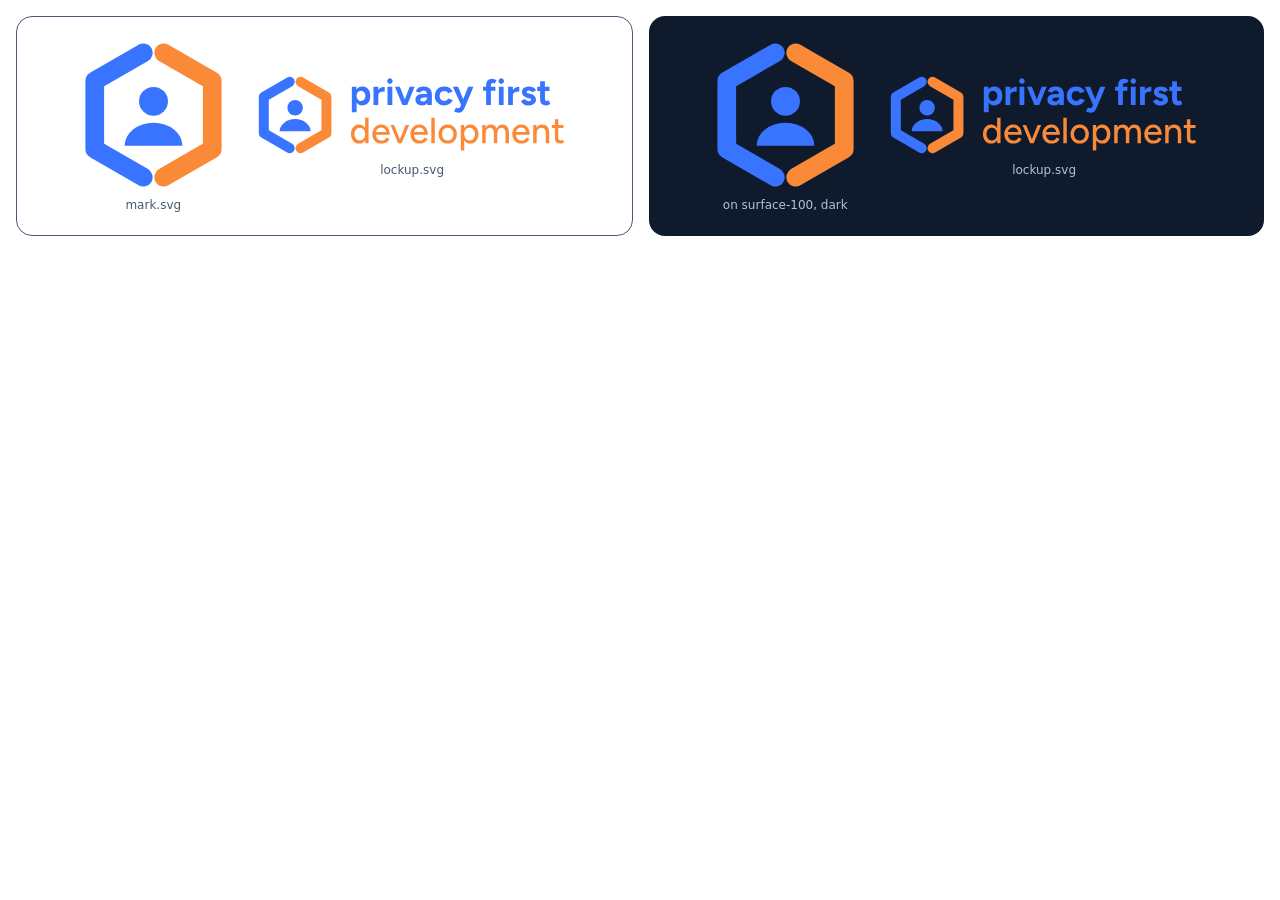
<file: design-system/components/Logo/preview.html>
<!-- @dsCard group="Logos" height=280 subtitle="Mark and lockup on light and dark" -->
<!doctype html><html><head><meta charset="utf-8"><style>html,body{margin:0}body{font-family:Figtree,system-ui,sans-serif;color:var(--ink,#14213D);background:var(--surface-100,#fff);padding:16px;box-sizing:border-box}.row{display:flex;gap:16px}.tile{flex:1;border-radius:var(--radius-lg,16px);display:flex;align-items:center;justify-content:center;gap:32px;height:220px;padding:24px;box-sizing:border-box}.light{background:#fff;border:1px solid #4A5873}.dark{background:#0F1B2D}.cap{font-size:12px;color:#4A5873;text-align:center;margin-top:8px}.dark .cap{color:#B5C0D4}img{display:block}</style></head><body><div class="row"><div class="tile light"><figure style="margin:0"><img src="[data-uri]" height="150" alt=""><div class="cap">mark.svg</div></figure><figure style="margin:0"><img src="[data-uri]" height="80" alt=""><div class="cap">lockup.svg</div></figure></div><div class="tile dark"><figure style="margin:0"><img src="[data-uri]" height="150" alt=""><div class="cap">on surface-100, dark</div></figure><figure style="margin:0"><img src="[data-uri]" height="80" alt=""><div class="cap">lockup.svg</div></figure></div></div></body></html>
</file>
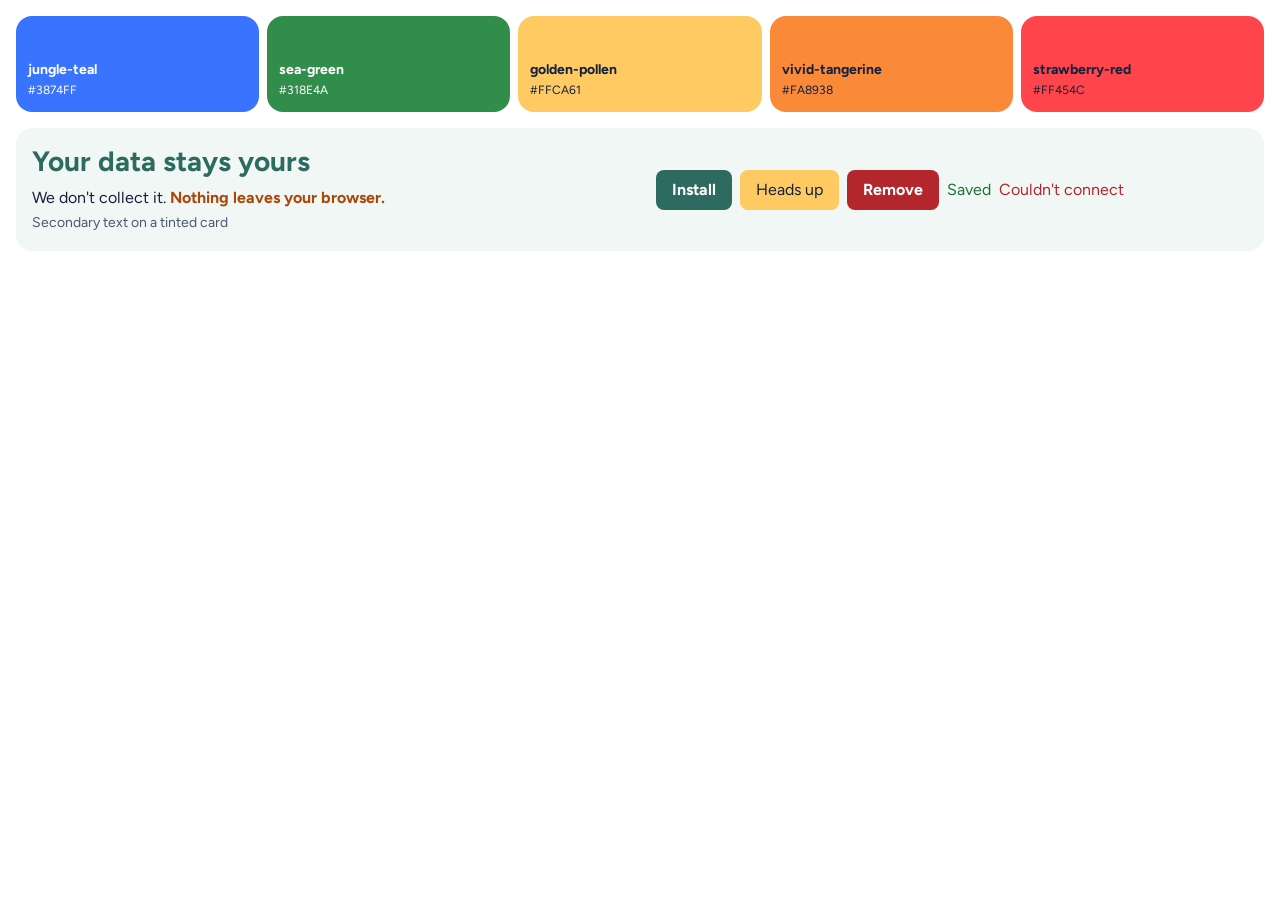
<file: design-system/components/Palette/preview.html>
<!-- @dsCard group="Colors" height=420 subtitle="Five source colours and the interface tokens derived from them" -->
<!doctype html><html><head><meta charset="utf-8"><link rel="stylesheet" href="../../../assets/fonts/figtree.css"><style>
:root{--s1:#fff;--s2:#F1F7F5;--ink:#14213D;--mut:#4A5873;--teal:#2D6A5F;--or:#A8480A;--ok:#1F6F3A;--bad:#B3262C}
@media (prefers-color-scheme:dark){:root{--s1:#0F1B2D;--s2:#172640;--ink:#F3F6FB;--mut:#B5C0D4;--teal:#7AA2FF;--or:#FA8938;--ok:#7CCF93;--bad:#FF7B80}}
html,body{margin:0}body{background:var(--s1);color:var(--ink);font-family:Figtree,system-ui,sans-serif;padding:16px;box-sizing:border-box}
.src{display:flex;gap:8px;margin-bottom:16px}.sw{flex:1;border-radius:16px;height:96px;padding:12px;box-sizing:border-box;display:flex;flex-direction:column;justify-content:flex-end;font-size:14px;line-height:20px}
.sw b{font-size:14px}.sw span{font-size:12px}
.card{background:var(--s2);border-radius:16px;padding:16px;display:grid;grid-template-columns:1fr 1fr;gap:8px 32px;font-size:16px;line-height:24px}
h2{font-size:28px;line-height:34px;margin:0 0 8px;color:var(--teal)}
.row{display:flex;gap:8px;align-items:center;flex-wrap:wrap}
.btn{background:var(--teal);color:var(--s1);border-radius:8px;padding:8px 16px;font-weight:700}
.warn{background:#FFCA61;color:#14213D;border-radius:8px;padding:8px 16px}
.dng{background:#B3262C;color:#fff;border-radius:8px;padding:8px 16px;font-weight:700}
small{font-size:14px;color:var(--mut)}
</style></head><body>
<div class="src">
<div class="sw" style="background:#3874FF;color:#fff"><b>jungle-teal</b><span>#3874FF</span></div>
<div class="sw" style="background:#318E4A;color:#fff"><b>sea-green</b><span>#318E4A</span></div>
<div class="sw" style="background:#FFCA61;color:#14213D"><b>golden-pollen</b><span>#FFCA61</span></div>
<div class="sw" style="background:#FA8938;color:#14213D"><b>vivid-tangerine</b><span>#FA8938</span></div>
<div class="sw" style="background:#FF454C;color:#14213D"><b>strawberry-red</b><span>#FF454C</span></div>
</div>
<div class="card">
<div><h2>Your data stays yours</h2><p style="margin:0">We don't collect it. <span style="color:var(--or);font-weight:700">Nothing leaves your browser.</span></p><small>Secondary text on a tinted card</small></div>
<div class="row"><span class="btn">Install</span><span class="warn">Heads up</span><span class="dng">Remove</span><span style="color:var(--ok)">Saved</span><span style="color:var(--bad)">Couldn't connect</span></div>
</div>
</body></html>
</file>
<file: assets/fonts/figtree.css>
/* Figtree, self-hosted (SIL Open Font License, see OFL.txt). Latin subset. No third-party requests. */
@font-face {
  font-family: "Figtree";
  font-style: normal;
  font-weight: 400;
  font-display: swap;
  src: url("figtree-latin-400-normal.woff2") format("woff2");
}
@font-face {
  font-family: "Figtree";
  font-style: normal;
  font-weight: 500;
  font-display: swap;
  src: url("figtree-latin-500-normal.woff2") format("woff2");
}
@font-face {
  font-family: "Figtree";
  font-style: normal;
  font-weight: 700;
  font-display: swap;
  src: url("figtree-latin-700-normal.woff2") format("woff2");
}
</file>
<file: assets/legal.css>
:root{
  --surface-100:#FFFFFF;--surface-200:#F3F6FB;--ink:#14213D;--ink-muted:#4A5873;
  --brand-blue:#2257D9;--brand-orange:#A8480A;--on-blue:#FFFFFF;--line:#C9CDD5;
  --space-2:8px;--space-4:16px;--space-6:24px;--space-8:32px;--radius-md:8px;--gutter:24px;
  color-scheme:light;
}
@media (prefers-color-scheme:dark){:root:not([data-theme="light"]){
  --surface-100:#0F1B2D;--surface-200:#172640;--ink:#F3F6FB;--ink-muted:#B5C0D4;
  --brand-blue:#7AA2FF;--brand-orange:#FA8938;--on-blue:#0F1B2D;--line:#414C5F;color-scheme:dark}}
:root[data-theme="dark"]{
  --surface-100:#0F1B2D;--surface-200:#172640;--ink:#F3F6FB;--ink-muted:#B5C0D4;
  --brand-blue:#7AA2FF;--brand-orange:#FA8938;--on-blue:#0F1B2D;--line:#414C5F;color-scheme:dark}
*{box-sizing:border-box}
body{margin:0;background:var(--surface-100);color:var(--ink);font:400 16px/24px Figtree,system-ui,-apple-system,sans-serif;
  padding-top:env(safe-area-inset-top,0px);padding-bottom:env(safe-area-inset-bottom,0px)}
a{color:var(--brand-blue)}
:focus-visible{outline:3px solid var(--brand-blue);outline-offset:3px;border-radius:var(--radius-md)}
img{display:block;max-width:100%}
.wrap{max-width:1080px;margin:0 auto;padding:0 var(--gutter)}
header{display:flex;align-items:center;justify-content:space-between;gap:var(--space-4);padding:var(--space-4) 0}
header img{height:40px;width:auto}
nav{display:flex;align-items:center;gap:var(--space-6)}
.theme{background:transparent;border:1px solid var(--line);color:var(--ink);border-radius:var(--radius-md);width:40px;height:40px;cursor:pointer;display:grid;place-items:center;padding:0}
.doc{max-width:720px;padding:32px 0 64px}
.doc h1{font-size:clamp(32px,5vw,48px);line-height:1.1;margin:0 0 var(--space-6);font-weight:700;color:var(--brand-blue);letter-spacing:-.01em}
.doc h2{font-size:24px;line-height:30px;margin:var(--space-8) 0 var(--space-2);font-weight:700;color:var(--brand-blue)}
.doc p,.doc ul,.doc ol{margin:0 0 var(--space-4)}
.doc ul,.doc ol{padding-left:24px}
.doc li{margin:0 0 6px}
.doc code{background:var(--surface-200);padding:1px 6px;border-radius:4px;font-size:.9em}
footer{border-top:1px solid var(--line);padding:var(--space-8) 0;color:var(--ink-muted);font-size:14px;line-height:20px;display:flex;justify-content:space-between;align-items:center;gap:var(--space-4);flex-wrap:wrap}
footer img{height:28px;width:auto}
footer .links{display:flex;gap:var(--space-4);flex-wrap:wrap}
footer a{color:var(--ink-muted)}
@media (max-width:600px){:root{--gutter:16px}.doc h2{font-size:21px;line-height:28px}}
</file>
